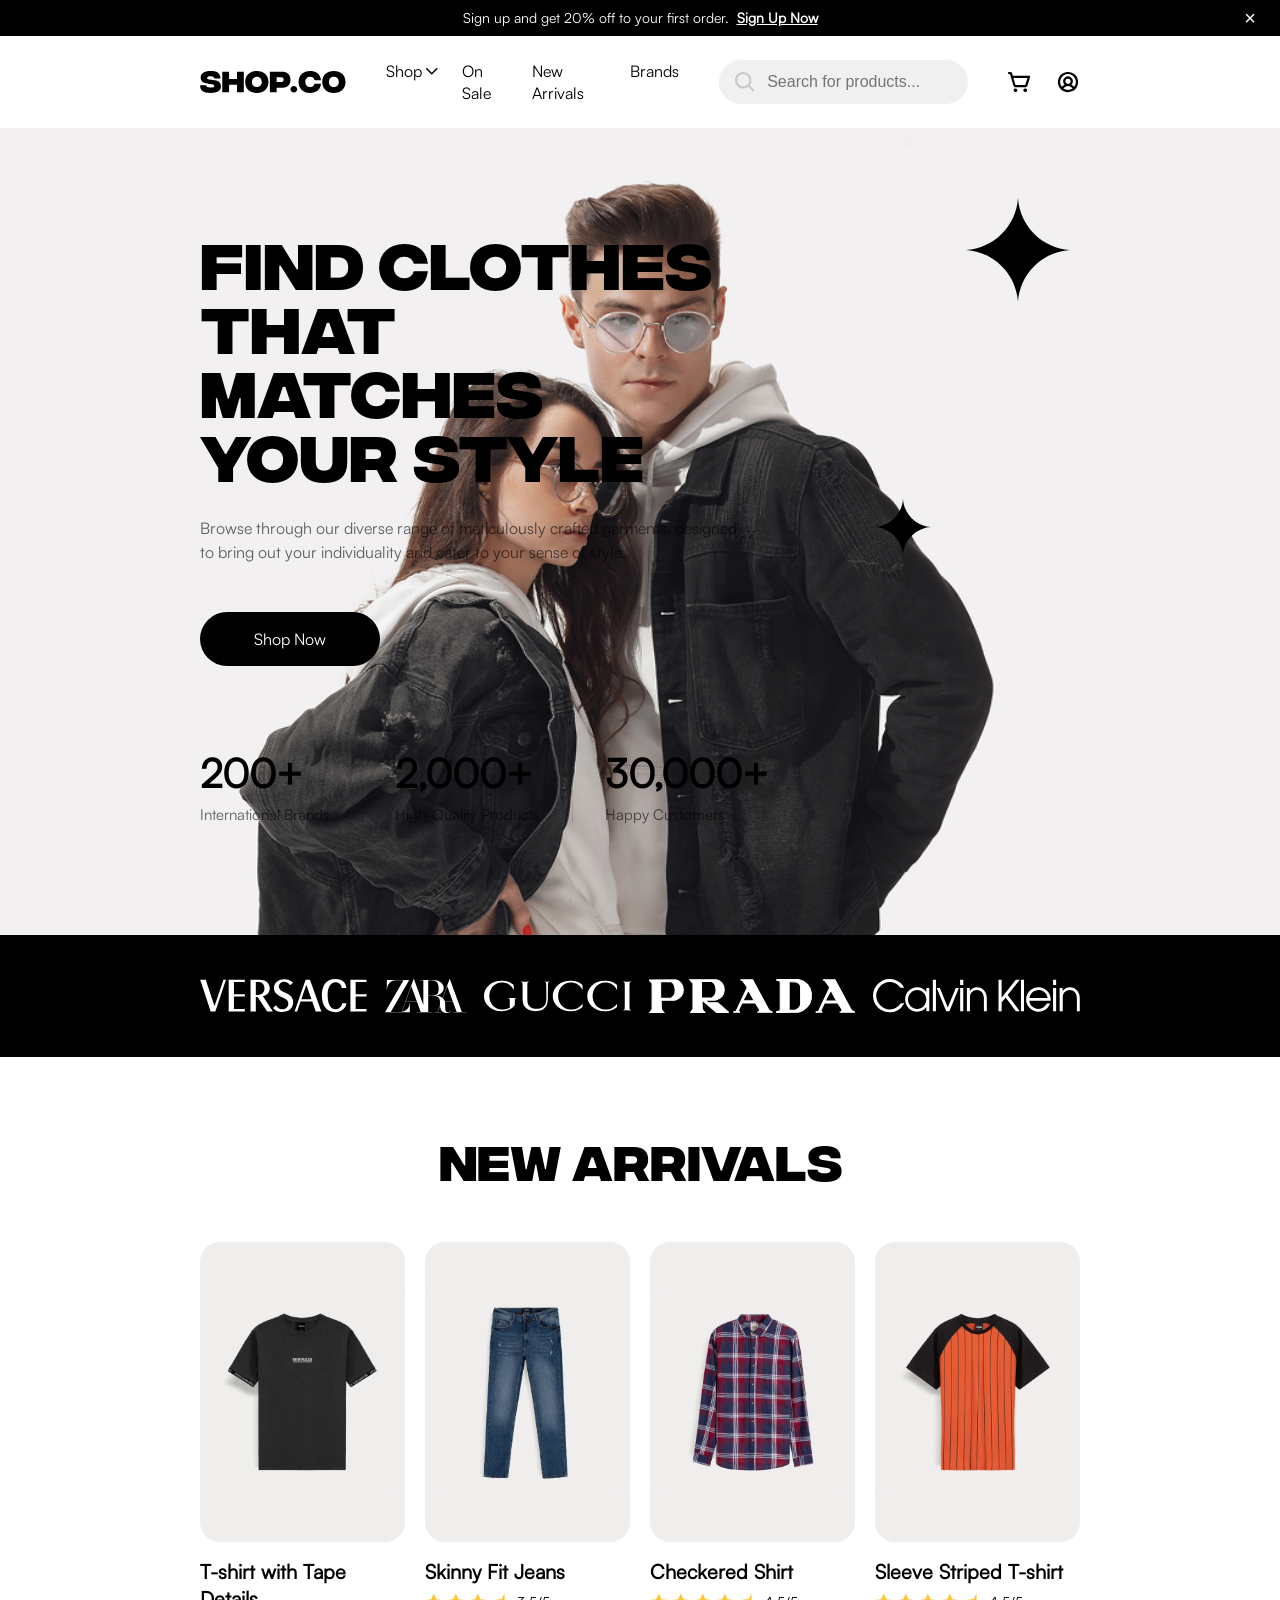
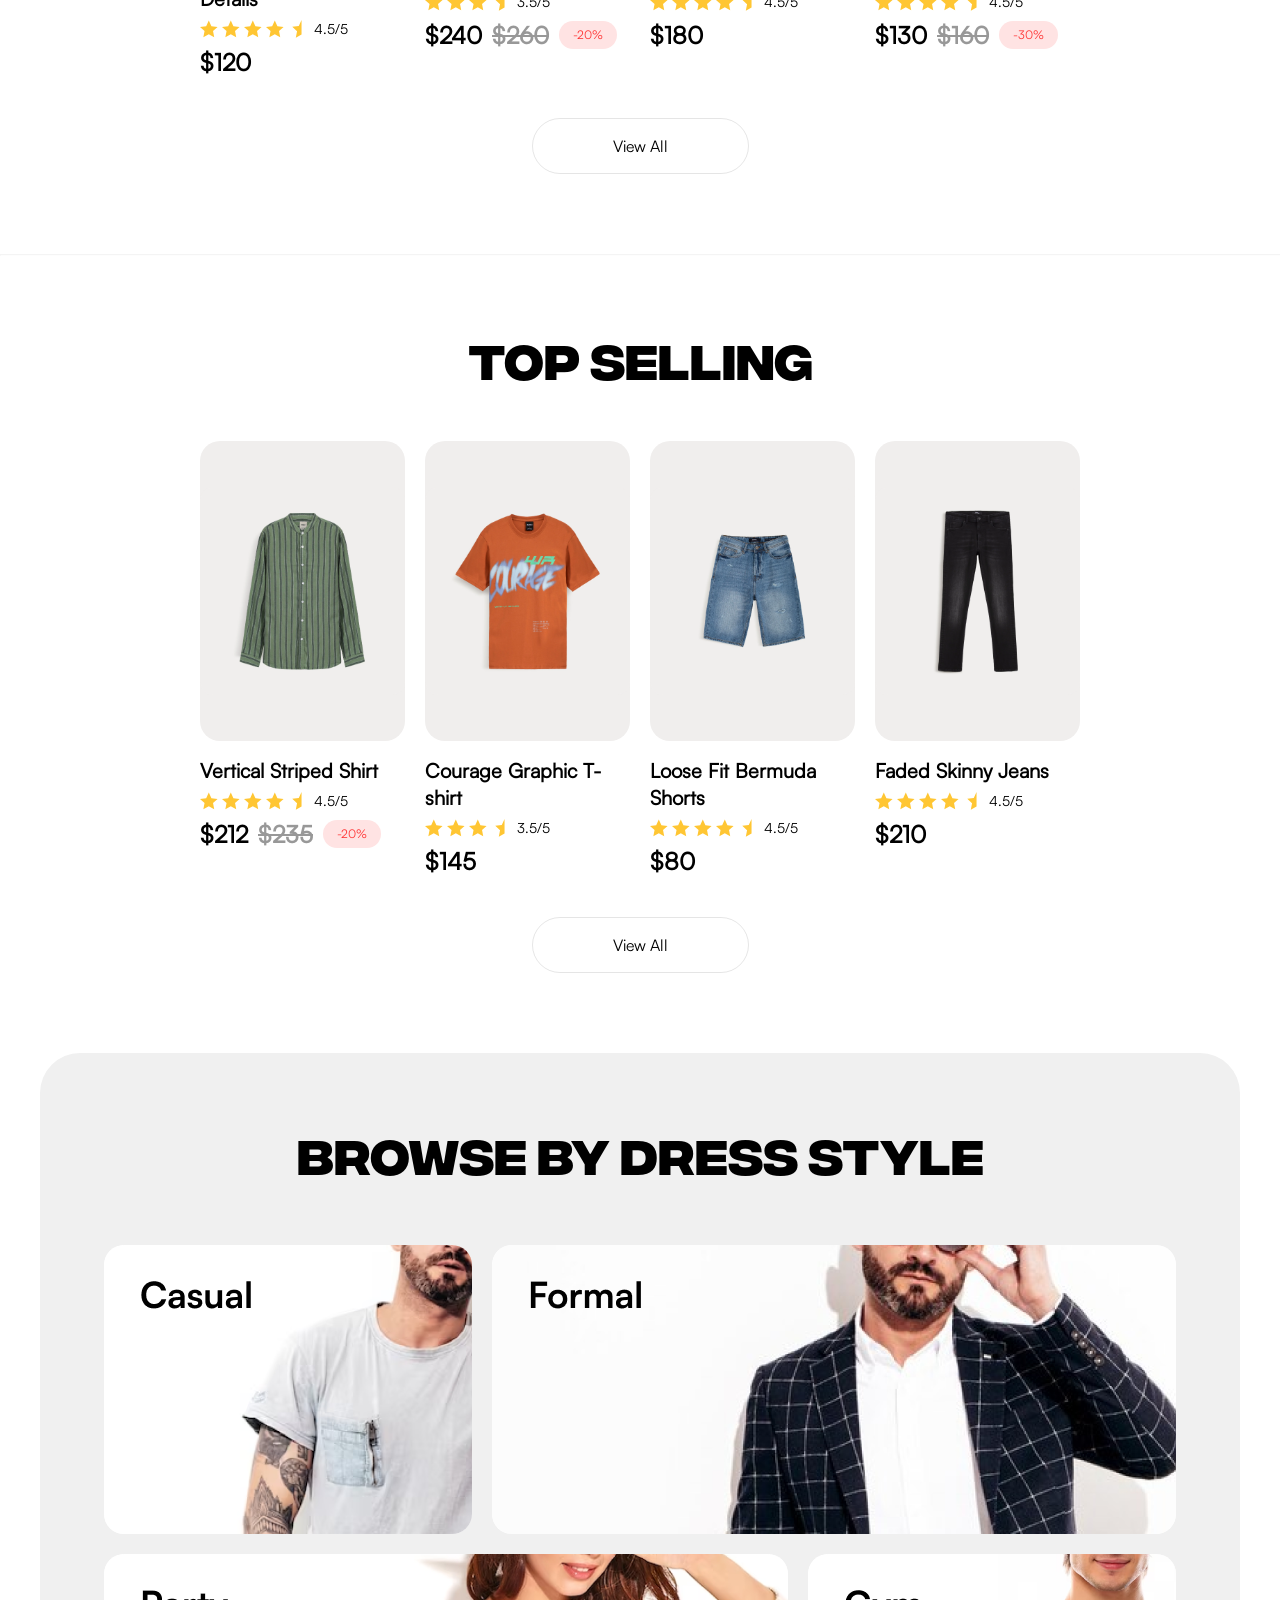
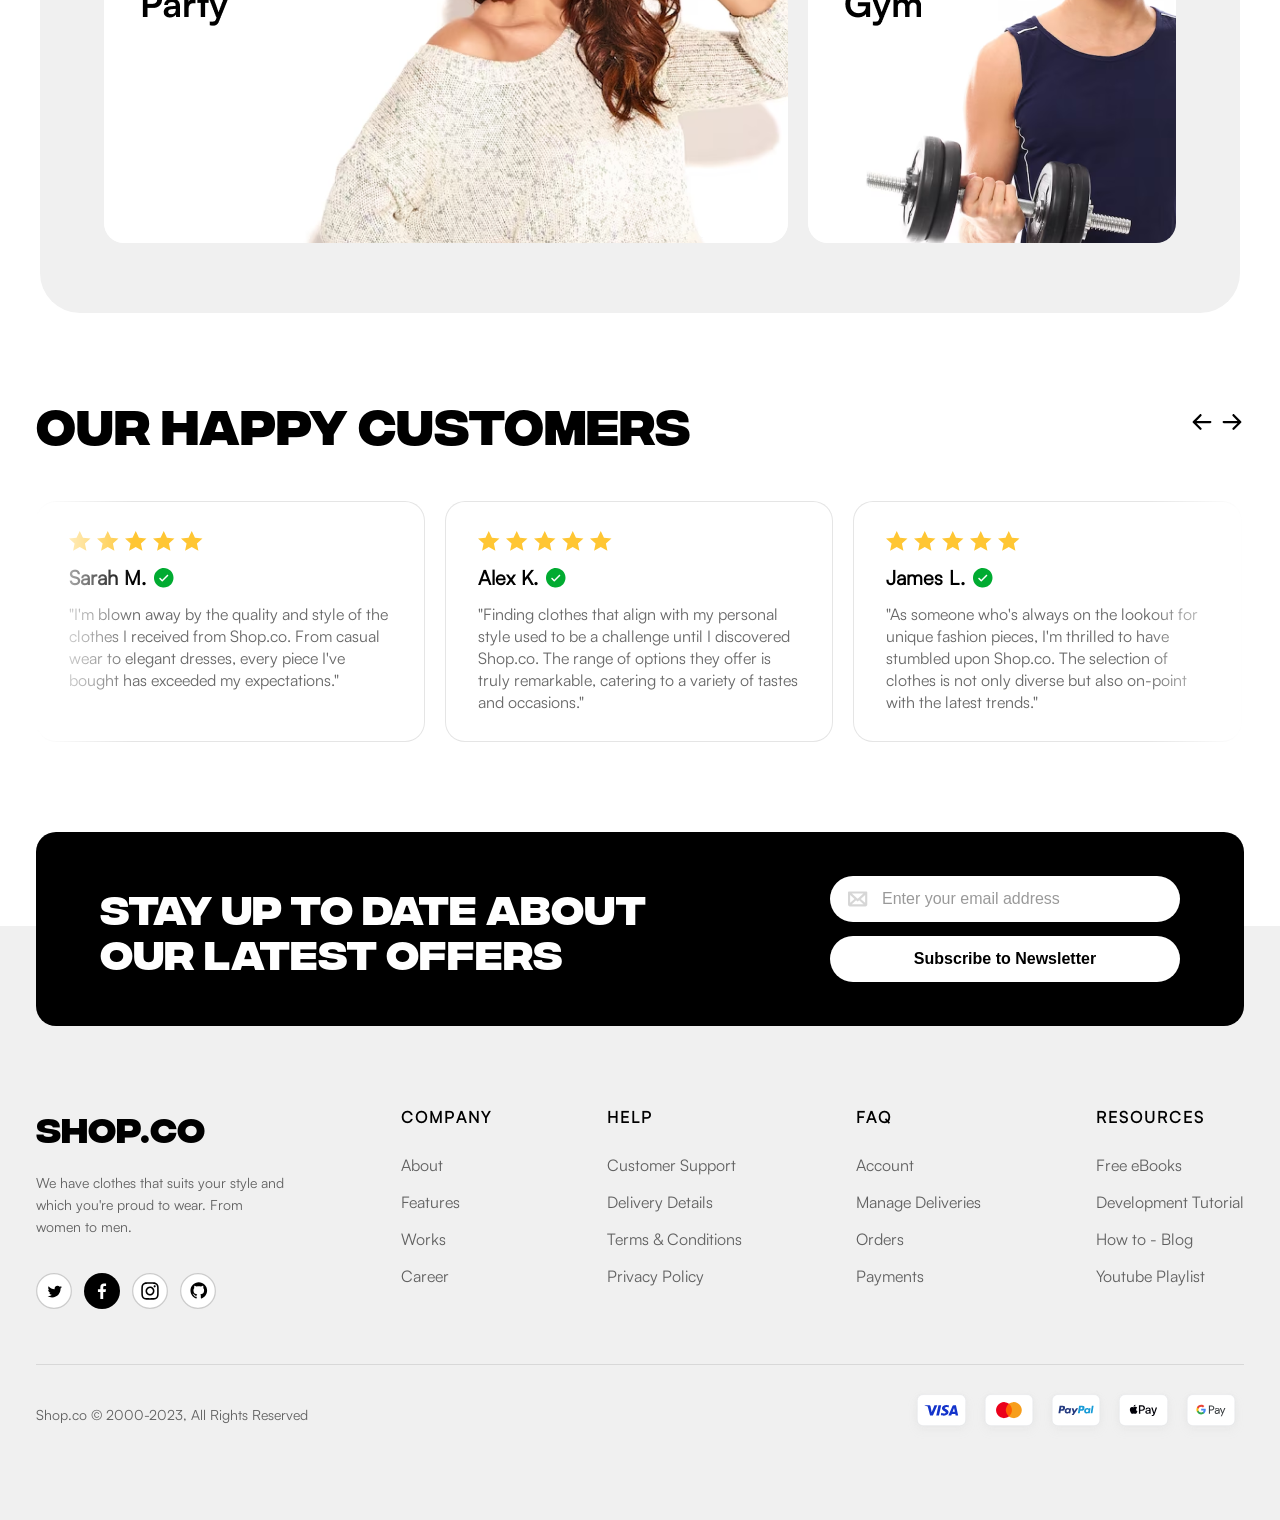
<file: index.html>
<!doctype html>
<html lang="en">
  <head>
    <meta charset="UTF-8" />
    <title>SHOP.CO</title>
    <link rel="stylesheet" href="/styles/style.css" />
    <link
      rel="shortcut icon"
      href="/img/svg/иконка-покупка.svg"
      type="image/x-icon"
    />
  </head>
  <body>
    <div class="header-banner">
      <div class="header-banner__container">
        <p class="header-banner__text">
          Sign up and get 20% off to your first order.
          <a href="#" class="header-banner__link">Sign Up Now</a>
        </p>
        <button
          class="header-banner__close-btn"
          type="button"
          aria-label="Close banner"
        >
          &times;
        </button>
      </div>
    </div>
    <header class="main-header">
      <div class="main-header__container">
        <a href="#" class="main-header__logo">
          <img
            src="/img/svg/иконка-логотип.svg"
            alt="SHOP.CO"
            class="main-header__logo-img"
          />
        </a>
        <nav class="main-header__nav">
          <ul class="main-header__nav-list">
            <li class="main-header__nav-item">
              <a href="#" class="main-header__nav-link">
                Shop
                <img
                  src="/img/svg/иконка-стрелочка.svg"
                  alt="dropdown"
                  class="main-header__arrow-icon"
                />
              </a>
            </li>
            <li class="main-header__nav-item">
              <a href="#" class="main-header__nav-link">On Sale</a>
            </li>
            <li class="main-header__nav-item">
              <a href="#" class="main-header__nav-link">New Arrivals</a>
            </li>
            <li class="main-header__nav-item">
              <a href="#" class="main-header__nav-link">Brands</a>
            </li>
          </ul>
        </nav>
        <div class="main-header__search">
          <img
            src="/img/svg/иконка-лупа.svg"
            alt="search"
            class="main-header__search-icon"
          />
          <input
            type="text"
            class="main-header__search-input"
            placeholder="Search for products..."
          />
        </div>
        <div class="main-header__actions">
          <a href="#" class="main-header__action-link">
            <img src="/img/svg/иконка-покупка.svg" alt="cart" />
          </a>
          <a href="#" class="main-header__action-link">
            <img src="/img/svg/иконка-аккаунт.svg" alt="profile" />
          </a>
        </div>
      </div>
    </header>
    <section class="hero-banner">
      <div class="hero-banner__container">
        <div class="hero-banner__content">
          <h1 class="hero-banner__title">
            FIND CLOTHES THAT MATCHES YOUR STYLE
          </h1>
          <p class="hero-banner__subtitle">
            Browse through our diverse range of meticulously crafted garments,
            designed to bring out your individuality and cater to your sense of
            style.
          </p>
          <a href="#" class="hero-banner__button">Shop Now</a>
          <div class="hero-banner__stats">
            <div class="hero-banner__stat-item">
              <p class="hero-banner__stat-number">200+</p>
              <p class="hero-banner__stat-desc">International Brands</p>
            </div>
            <div class="hero-banner__stat-divider"></div>
            <div class="hero-banner__stat-item">
              <p class="hero-banner__stat-number">2,000+</p>
              <p class="hero-banner__stat-desc">High-Quality Products</p>
            </div>
            <div class="hero-banner__stat-divider"></div>
            <div class="hero-banner__stat-item">
              <p class="hero-banner__stat-number">30,000+</p>
              <p class="hero-banner__stat-desc">Happy Customers</p>
            </div>
          </div>
        </div>
        <img
          src="/img/svg/звезда-маленькая.svg"
          alt="star"
          class="hero-banner__star hero-banner__star--small"
        />
        <div class="hero-banner__media">
          <img
            src="/img/svg/звезда-большая.svg"
            alt="star"
            class="hero-banner__star hero-banner__star--large"
          />
          <img
            src="/img/png/фото-моделей.png"
            alt="models"
            class="hero-banner__models-img"
          />
        </div>
      </div>
    </section>
    <section class="brands-bar">
      <div class="brands-bar__container">
        <img
          src="/img/brands/logo-versace.svg"
          alt="versace"
          class="brands-bar__logo"
        />
        <img
          src="/img/brands/logo-zara.svg"
          alt="zara"
          class="brands-bar__logo"
        />
        <img
          src="/img/brands/logo-gucci.svg"
          alt="gucci"
          class="brands-bar__logo"
        />
        <img
          src="/img/brands/logo-prada.svg"
          alt="prada"
          class="brands-bar__logo"
        />
        <img
          src="/img/brands/logo-calvin.svg"
          alt="calvin klein"
          class="brands-bar__logo"
        />
      </div>
    </section>
    <section class="products-section">
      <div class="products-section__container">
        <h2 class="products-section__title">NEW ARRIVALS</h2>
        <div class="products-section__grid">
          <div class="product-card">
            <div class="product-card__image-wrapper">
              <img
                src="/img/png/tshirt-tape.png"
                alt="t-shirt"
                class="product-card__img"
              />
            </div>
            <h3 class="product-card__name">T-shirt with Tape Details</h3>
            <div class="product-card__rating">
              <div class="product-card__stars">
                <img src="/img/svg/star-filled.svg" alt="star" />
                <img src="/img/svg/star-filled.svg" alt="star" />
                <img src="/img/svg/star-filled.svg" alt="star" />
                <img src="/img/svg/star-filled.svg" alt="star" />
                <img src="/img/svg/star-half.svg" alt="star" />
              </div>
              <p class="product-card__rating-text">4.5/5</p>
            </div>
            <div class="product-card__price-box">
              <p class="product-card__price">$120</p>
            </div>
          </div>
          <div class="product-card">
            <div class="product-card__image-wrapper">
              <img
                src="/img/png/skinny-jeans.png"
                alt="jeans"
                class="product-card__img"
              />
            </div>
            <h3 class="product-card__name">Skinny Fit Jeans</h3>
            <div class="product-card__rating">
              <div class="product-card__stars">
                <img src="/img/svg/star-filled.svg" alt="star" />
                <img src="/img/svg/star-filled.svg" alt="star" />
                <img src="/img/svg/star-filled.svg" alt="star" />
                <img src="/img/svg/star-half.svg" alt="star" />
              </div>
              <p class="product-card__rating-text">3.5/5</p>
            </div>
            <div class="product-card__price-box">
              <p class="product-card__price">$240</p>
              <p class="product-card__price-old">$260</p>
              <p class="product-card__discount">-20%</p>
            </div>
          </div>
          <div class="product-card">
            <div class="product-card__image-wrapper">
              <img
                src="/img/png/chekered-shirt.png"
                alt="shirt"
                class="product-card__img"
              />
            </div>
            <h3 class="product-card__name">Checkered Shirt</h3>
            <div class="product-card__rating">
              <div class="product-card__stars">
                <img src="/img/svg/star-filled.svg" alt="star" />
                <img src="/img/svg/star-filled.svg" alt="star" />
                <img src="/img/svg/star-filled.svg" alt="star" />
                <img src="/img/svg/star-filled.svg" alt="star" />
                <img src="/img/svg/star-half.svg" alt="star" />
              </div>
              <p class="product-card__rating-text">4.5/5</p>
            </div>
            <div class="product-card__price-box">
              <p class="product-card__price">$180</p>
            </div>
          </div>
          <div class="product-card">
            <div class="product-card__image-wrapper">
              <img
                src="/img/png/striped-tshirt.png"
                alt="t-shirt"
                class="product-card__img"
              />
            </div>
            <h3 class="product-card__name">Sleeve Striped T-shirt</h3>
            <div class="product-card__rating">
              <div class="product-card__stars">
                <img src="/img/svg/star-filled.svg" alt="star" />
                <img src="/img/svg/star-filled.svg" alt="star" />
                <img src="/img/svg/star-filled.svg" alt="star" />
                <img src="/img/svg/star-filled.svg" alt="star" />
                <img src="/img/svg/star-half.svg" alt="star" />
              </div>
              <p class="product-card__rating-text">4.5/5</p>
            </div>
            <div class="product-card__price-box">
              <p class="product-card__price">$130</p>
              <p class="product-card__price-old">$160</p>
              <p class="product-card__discount">-30%</p>
            </div>
          </div>
        </div>
        <div class="products-section__btn-wrapper">
          <a href="#" class="products-section__view-all">View All</a>
        </div>
      </div>
    </section>
    <div class="hr-line">
      <hr />
    </div>
    <section class="products-section">
      <div class= "products-section__container">
        <h2 class="products-section__title">TOP SELLING</h2>
        <div class="products-section__grid">
          <div class="product-card">
            <div class="product-card__image-wrapper">
              <img
                src="/img/png/vertical-shirt.png"
                alt="shirt"
                class="product-card__img"
              />
            </div>
            <h3 class="product-card__name">Vertical Striped Shirt</h3>
            <div class="product-card__rating">
              <div class="product-card__stars">
                <img src="/img/svg/star-filled.svg" alt="star" />
                <img src="/img/svg/star-filled.svg" alt="star" />
                <img src="/img/svg/star-filled.svg" alt="star" />
                <img src="/img/svg/star-filled.svg" alt="star" />
                <img src="/img/svg/star-half.svg" alt="star" />
              </div>
              <p class="product-card__rating-text">4.5/5</p>
            </div>
            <div class="product-card__price-box">
              <p class="product-card__price">$212</p>
              <p class="product-card__price-old">$235</p>
              <p class="product-card__discount">-20%</p>
            </div>
          </div>
          <div class="product-card">
            <div class="product-card__image-wrapper">
              <img
                src="/img/png/graphis-tshirt.png"
                alt="t-shirt"
                class="product-card__img"
              />
            </div>
            <h3 class="product-card__name">Courage Graphic T-shirt</h3>
            <div class="product-card__rating">
              <div class="product-card__stars">
                <img src="/img/svg/star-filled.svg" alt="star" />
                <img src="/img/svg/star-filled.svg" alt="star" />
                <img src="/img/svg/star-filled.svg" alt="star" />
                <img src="/img/svg/star-half.svg" alt="star" />
              </div>
              <p class="product-card__rating-text">3.5/5</p>
            </div>
            <div class="product-card__price-box">
              <p class="product-card__price">$145</p>
            </div>
          </div>
          <div class="product-card">
            <div class="product-card__image-wrapper">
              <img
                src="/img/png/bermuda-shorts.png"
                alt="shorts"
                class="product-card__img"
              />
            </div>
            <h3 class="product-card__name">Loose Fit Bermuda Shorts</h3>
            <div class="product-card__rating">
              <div class="product-card__stars">
                <img src="/img/svg/star-filled.svg" alt="star" />
                <img src="/img/svg/star-filled.svg" alt="star" />
                <img src="/img/svg/star-filled.svg" alt="star" />
                <img src="/img/svg/star-filled.svg" alt="star" />
                <img src="/img/svg/star-half.svg" alt="star" />
              </div>
              <p class="product-card__rating-text">4.5/5</p>
            </div>
            <div class="product-card__price-box">
              <p class="product-card__price">$80</p>
            </div>
          </div>
          <div class="product-card">
            <div class="product-card__image-wrapper">
              <img
                src="/img/png/faded-jeans.png"
                alt="jeans"
                class="product-card__img"
              />
            </div>
            <h3 class="product-card__name">Faded Skinny Jeans</h3>
            <div class="product-card__rating">
              <div class="product-card__stars">
                <img src="/img/svg/star-filled.svg" alt="star" />
                <img src="/img/svg/star-filled.svg" alt="star" />
                <img src="/img/svg/star-filled.svg" alt="star" />
                <img src="/img/svg/star-filled.svg" alt="star" />
                <img src="/img/svg/star-half.svg" alt="star" />
              </div>
              <p class="product-card__rating-text">4.5/5</p>
            </div>
            <div class="product-card__price-box">
              <p class="product-card__price">$210</p>
            </div>
          </div>
        </div>
        <div class="products-section__btn-wrapper">
          <a href="#" class="products-section__view-all">View All</a>
        </div>
      </div>
    </section>

    <section class="dress-style-section">
      <h2 class="section-title">BROWSE BY DRESS STYLE</h2>

      <div class="style-grid">
        <div class="style-card card-small">
          <img src="/img/png/casual.png" alt="casual" class="card-img" />
        </div>

        <div class="style-card">
          <img src="/img/png/formal.png" alt="formal" class="card-img" />
        </div>

        <div class="style-card">
          <img src="/img/png/party.png" alt="party" class="card-img" />
        </div>

        <div class="style-card card-small">
          <img src="/img/png/gym.png" alt="gym" class="card-img" />
        </div>
      </div>
    </section>

<section class="section-reviews">
  <div class="section-reviews__header">
    <h2 class="section-reviews__title">OUR HAPPY CUSTOMERS</h2>
    <div class="slider-arrows">
      <button class="slider-arrows__btn">
        <img src="/img/svg/arrow-left.svg" alt="arrow" />
      </button>
      <button class="slider-arrows__btn">
        <img src="/img/svg/arrow-right.svg" alt="arrow" />
      </button>
    </div>
  </div>

  <div class="container-slider">
      <div class="customers-slider">
        <div class="testimonial-card">
          <div class="container-stars">
            <img src="/img/svg/star-filled.svg" alt="star" class="star-img" />
            <img src="/img/svg/star-filled.svg" alt="star" class="star-img" />
            <img src="/img/svg/star-filled.svg" alt="star" class="star-img" />
            <img src="/img/svg/star-filled.svg" alt="star" class="star-img" />
            <img src="/img/svg/star-filled.svg" alt="star" class="star-img" />
          </div>
          <div class="customer-name">
            Sarah M.
            <img
              src="/img/svg/verified.svg"
              alt="verified"
              class="verified-img"
            />
          </div>
          <p class="testimonial-text">
            "I'm blown away by the quality and style of the clothes I received
            from Shop.co. From casual wear to elegant dresses, every piece I've
            bought has exceeded my expectations."
          </p>
        </div>

        <div class="testimonial-card">
          <div class="container-stars">
            <img src="/img/svg/star-filled.svg" alt="star" class="star-img" />
            <img src="/img/svg/star-filled.svg" alt="star" class="star-img" />
            <img src="/img/svg/star-filled.svg" alt="star" class="star-img" />
            <img src="/img/svg/star-filled.svg" alt="star" class="star-img" />
            <img src="/img/svg/star-filled.svg" alt="star" class="star-img" />
          </div>
          <div class="customer-name">
            Alex K.
            <img
              src="/img/svg/verified.svg"
              alt="verified"
              class="verified-img"
            />
          </div>
          <p class="testimonial-text">
            "Finding clothes that align with my personal style used to be a
            challenge until I discovered Shop.co. The range of options they
            offer is truly remarkable, catering to a variety of tastes and
            occasions."
          </p>
        </div>

        <div class="testimonial-card">
          <div class="container-stars">
            <img src="/img/svg/star-filled.svg" alt="star" class="star-img" />
            <img src="/img/svg/star-filled.svg" alt="star" class="star-img" />
            <img src="/img/svg/star-filled.svg" alt="star" class="star-img" />
            <img src="/img/svg/star-filled.svg" alt="star" class="star-img" />
            <img src="/img/svg/star-filled.svg" alt="star" class="star-img" />
          </div>
          <div class="customer-name">
            James L.
            <img
              src="/img/svg/verified.svg"
              alt="verified"
              class="verified-img"
            />
          </div>
          <p class="testimonial-text">
            "As someone who's always on the lookout for unique fashion pieces,
            I'm thrilled to have stumbled upon Shop.co. The selection of clothes
            is not only diverse but also on-point with the latest trends."
          </p>
        </div>
        <div class="testimonial-card">
          <div class="container-stars">
            <img src="/img/svg/star-filled.svg" alt="star" class="star-img" />
            <img src="/img/svg/star-filled.svg" alt="star" class="star-img" />
            <img src="/img/svg/star-filled.svg" alt="star" class="star-img" />
            <img src="/img/svg/star-filled.svg" alt="star" class="star-img" />
            <img src="/img/svg/star-half.svg" alt="star" class="star-img" />
          </div>
          <div class="customer-name">
            Kira S.
            <img
              src="/img/svg/verified.svg"
              alt="verified"
              class="verified-img"
            />
          </div>
          <p class="testimonial-text">
            "As someone who's always on the lookout for unique fashion pieces,
            I'm thrilled to have stumbled upon Shop.co. The selection of clothes
            is not only diverse but also on-point with the latest trends."
          </p>
        </div>
        <div class="testimonial-card">
          <div class="container-stars">
            <img src="/img/svg/star-filled.svg" alt="star" class="star-img" />
            <img src="/img/svg/star-filled.svg" alt="star" class="star-img" />
            <img src="/img/svg/star-filled.svg" alt="star" class="star-img" />
          </div>
          <div class="customer-name">
            Dima F.
            <img
              src="/img/svg/verified.svg"
              alt="verified"
              class="verified-img"
            />
          </div>
          <p class="testimonial-text">
            "As someone who's always on the lookout for unique fashion pieces,
            I'm thrilled to have stumbled upon Shop.co. The selection of clothes
            is not only diverse but also on-point with the latest trends."
          </p>
        </div>
        <div class="testimonial-card">
          <div class="container-stars">
            <img src="/img/svg/star-filled.svg" alt="star" class="star-img" />
            <img src="/img/svg/star-filled.svg" alt="star" class="star-img" />
            <img src="/img/svg/star-filled.svg" alt="star" class="star-img" />
            <img src="/img/svg/star-filled.svg" alt="star" class="star-img" />
            <img src="/img/svg/star-filled.svg" alt="star" class="star-img" />
          </div>
          <div class="customer-name">
            Roman L.
            <img
              src="/img/svg/verified.svg"
              alt="verified"
              class="verified-img"
            />
          </div>
          <p class="testimonial-text">
            "As someone who's always on the lookout for unique fashion pieces,
            I'm thrilled to have stumbled upon Shop.co. The selection of clothes
            is not only diverse but also on-point with the latest trends."
          </p>
        </div>
        <div class="testimonial-card">
          <div class="container-stars">
            <img src="/img/svg/star-filled.svg" alt="star" class="star-img" />
            <img src="/img/svg/star-filled.svg" alt="star" class="star-img" />
            <img src="/img/svg/star-filled.svg" alt="star" class="star-img" />
            <img src="/img/svg/star-half.svg" alt="star" class="star-img" />
          </div>
          <div class="customer-name">
            Nikita M.
            <img
              src="/img/svg/verified.svg"
              alt="verified"
              class="verified-img"
            />
          </div>
          <p class="testimonial-text">
            "As someone who's always on the lookout for unique fashion pieces,
            I'm thrilled to have stumbled upon Shop.co. The selection of clothes
            is not only diverse but also on-point with the latest trends."
          </p>
        </div>
        </div>
    </section>
    <section class="subscribe-banner">
      <div class="subscribe-banner__container">
        <h2 class="subscribe-banner__title">STAY UP TO DATE ABOUT OUR LATEST OFFERS</h2>
      <div class="subscribe-banner__form-block">
      <div class="subscribe-banner__input-wrapper">
        <img src="/img/svg/icon-email.svg" alt="email" class="subscribe-banner__icon">
        <input type="email" placeholder="Enter your email address" class="subscribe-banner__input">
      </div>
      <button type="button" class="subscribe-banner__btn">Subscribe to Newsletter</button>
    </div>
  </div>
</section>

<footer class="main-footer">
  <div class="main-footer__container">
    <div class="main-footer__top">
      <div class="main-footer__brand-col">
        <h3 class="main-footer__logo">SHOP.CO</h3>
        <p class="main-footer__description">
          We have clothes that suits your style and which you're proud to wear. From women to men.
        </p>
        <div class="main-footer__socials">
          <a href="#" class="main-footer__social-link"><img src="/img/svg/icon-twitter.svg" alt="twitter"></a>
          <a href="#" class="main-footer__social-link"><img src="/img/svg/icon-facebook.svg" alt="facebook"></a>
          <a href="#" class="main-footer__social-link"><img src="/img/svg/icon-instagram.svg" alt="instagram"></a>
          <a href="#" class="main-footer__social-link"><img src="/img/svg/icon-github.svg" alt="gitHub"></a>
        </div>
      </div>
      <div class="main-footer__menu-col">
        <h4 class="main-footer__menu-title">COMPANY</h4>
        <ul class="main-footer__menu-list">
          <li><a href="#">About</a></li>
          <li><a href="#">Features</a></li>
          <li><a href="#">Works</a></li>
          <li><a href="#">Career</a></li>
        </ul>
      </div>
      <div class="main-footer__menu-col">
        <h4 class="main-footer__menu-title">HELP</h4>
        <ul class="main-footer__menu-list">
          <li><a href="#">Customer Support</a></li>
          <li><a href="#">Delivery Details</a></li>
          <li><a href="#">Terms & Conditions</a></li>
          <li><a href="#">Privacy Policy</a></li>
        </ul>
      </div>
      <div class="main-footer__menu-col">
        <h4 class="main-footer__menu-title">FAQ</h4>
        <ul class="main-footer__menu-list">
          <li><a href="#">Account</a></li>
          <li><a href="#">Manage Deliveries</a></li>
          <li><a href="#">Orders</a></li>
          <li><a href="#">Payments</a></li>
        </ul>
      </div>
      <div class="main-footer__menu-col">
        <h4 class="main-footer__menu-title">RESOURCES</h4>
        <ul class="main-footer__menu-list">
          <li><a href="#">Free eBooks</a></li>
          <li><a href="#">Development Tutorial</a></li>
          <li><a href="#">How to - Blog</a></li>
          <li><a href="#">Youtube Playlist</a></li>
        </ul>
      </div>
    </div>

    <hr class="main-footer__divider">

    <div class="main-footer__bottom">
      <p class="main-footer__copyright">Shop.co © 2000-2023, All Rights Reserved</p>
      <div class="main-footer__payments">
        <img src="/img/svg/icon-visa.svg" alt="visa">
        <img src="/img/svg/icon-mastercard.svg" alt="mastercard">
        <img src="/img/svg/icon-paypal.svg" alt="paypal">
        <img src="/img/svg/icon-apay.svg" alt="apple pay">
        <img src="/img/svg/icon-gpay.svg" alt="google pay">
      </div>
    </div>
  </div>
</footer>
</body>
</html>
</file>
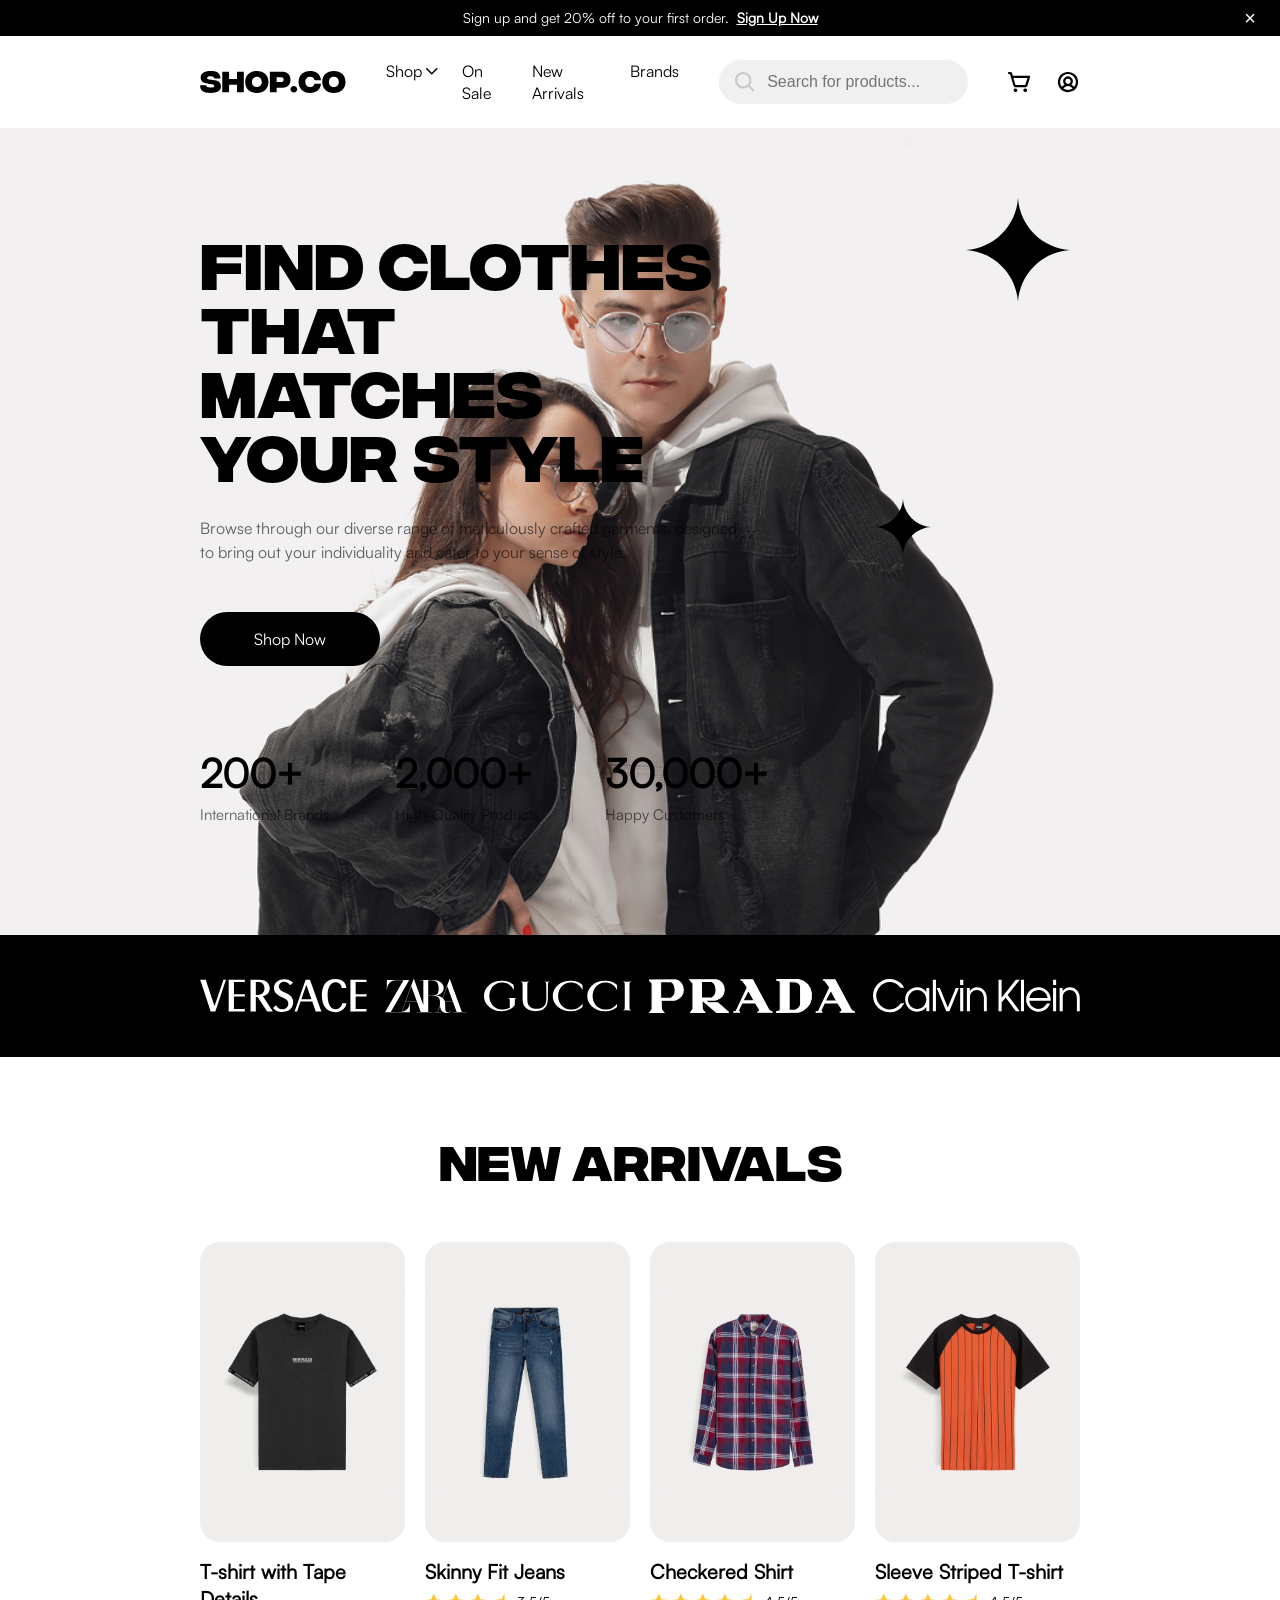
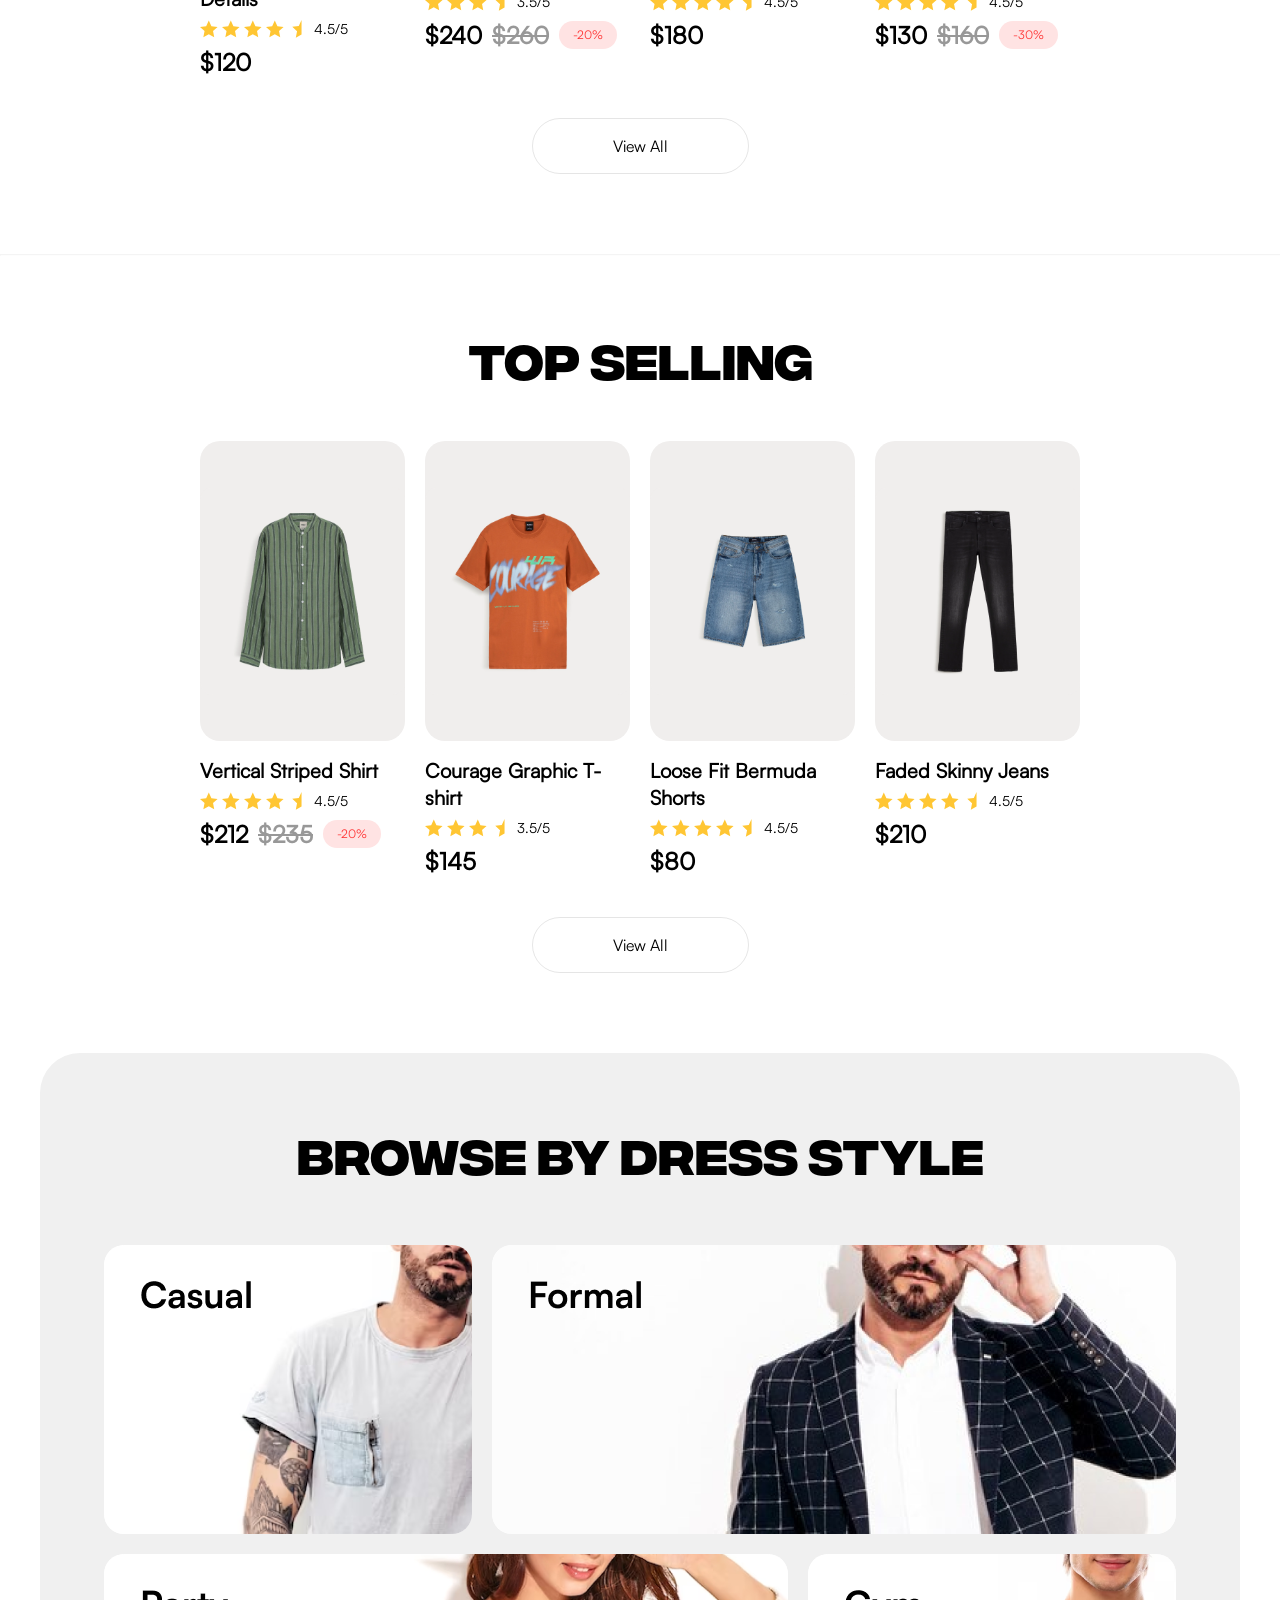
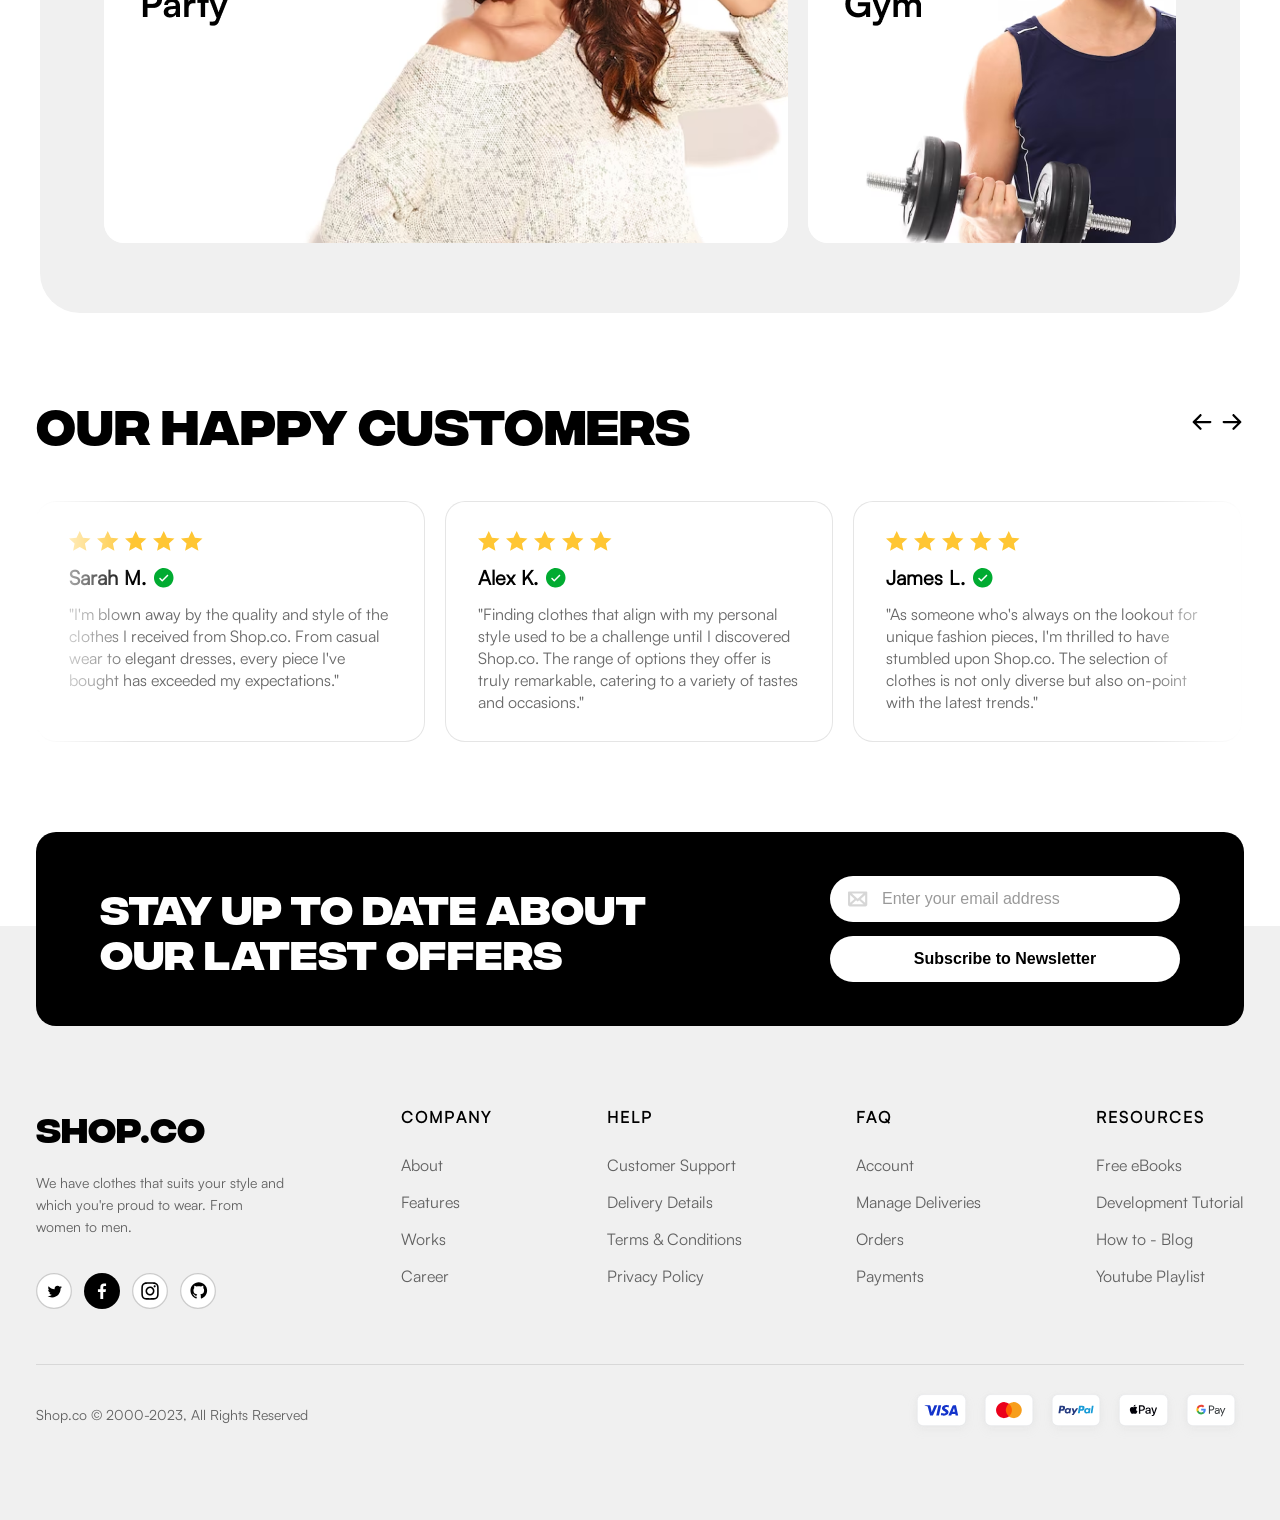
<file: public/index.html>
<!doctype html>
<html lang="en">
  <head>
    <meta charset="UTF-8" />
    <title>SHOP.CO</title>
    <link rel="stylesheet" href="/styles/style.css" />
    <link
      rel="shortcut icon"
      href="/img/svg/иконка-покупка.svg"
      type="image/x-icon"
    />
  </head>
  <body>
    <div class="header-banner">
      <div class="header-banner__container">
        <p class="header-banner__text">
          Sign up and get 20% off to your first order.
          <a href="#" class="header-banner__link">Sign Up Now</a>
        </p>
        <button
          class="header-banner__close-btn"
          type="button"
          aria-label="Close banner"
        >
          &times;
        </button>
      </div>
    </div>
    <header class="main-header">
      <div class="main-header__container">
        <a href="#" class="main-header__logo">
          <img
            src="/img/svg/иконка-логотип.svg"
            alt="SHOP.CO"
            class="main-header__logo-img"
          />
        </a>
        <nav class="main-header__nav">
          <ul class="main-header__nav-list">
            <li class="main-header__nav-item">
              <a href="main.html" class="main-header__nav-link">
                Shop
                <img
                  src="/img/svg/иконка-стрелочка__вниз.svg"
                  alt="dropdown"
                  class="main-header__arrow-icon"
                />
              </a>
            </li>
            <li class="main-header__nav-item">
              <a href="#" class="main-header__nav-link">On Sale</a>
            </li>
            <li class="main-header__nav-item">
              <a href="#" class="main-header__nav-link">New Arrivals</a>
            </li>
            <li class="main-header__nav-item">
              <a href="#" class="main-header__nav-link">Brands</a>
            </li>
          </ul>
        </nav>
        <div class="main-header__search">
          <img
            src="/img/svg/иконка-лупа.svg"
            alt="search"
            class="main-header__search-icon"
          />
          <input
            type="text"
            class="main-header__search-input"
            placeholder="Search for products..."
          />
        </div>
        <div class="main-header__actions">
          <a href="#" class="main-header__action-link">
            <img src="/img/svg/иконка-покупка.svg" alt="cart" />
          </a>
          <a href="#" class="main-header__action-link">
            <img src="/img/svg/иконка-аккаунт.svg" alt="profile" />
          </a>
        </div>
      </div>
    </header>
    <section class="hero-banner">
      <div class="hero-banner__container">
        <div class="hero-banner__content">
          <h1 class="hero-banner__title">
            FIND CLOTHES THAT MATCHES YOUR STYLE
          </h1>
          <p class="hero-banner__subtitle">
            Browse through our diverse range of meticulously crafted garments,
            designed to bring out your individuality and cater to your sense of
            style.
          </p>
          <a href="#" class="hero-banner__button">Shop Now</a>
          <div class="hero-banner__stats">
            <div class="hero-banner__stat-item">
              <p class="hero-banner__stat-number">200+</p>
              <p class="hero-banner__stat-desc">International Brands</p>
            </div>
            <div class="hero-banner__stat-divider"></div>
            <div class="hero-banner__stat-item">
              <p class="hero-banner__stat-number">2,000+</p>
              <p class="hero-banner__stat-desc">High-Quality Products</p>
            </div>
            <div class="hero-banner__stat-divider"></div>
            <div class="hero-banner__stat-item">
              <p class="hero-banner__stat-number">30,000+</p>
              <p class="hero-banner__stat-desc">Happy Customers</p>
            </div>
          </div>
        </div>
        <img
          src="/img/svg/звезда-маленькая.svg"
          alt="star"
          class="hero-banner__star hero-banner__star--small"
        />
        <div class="hero-banner__media">
          <img
            src="/img/svg/звезда-большая.svg"
            alt="star"
            class="hero-banner__star hero-banner__star--large"
          />
          <img
            src="/img/png/фото-моделей.png"
            alt="models"
            class="hero-banner__models-img"
          />
        </div>
      </div>
    </section>
    <section class="brands-bar">
      <div class="brands-bar__container">
        <img
          src="/img/brands/logo-versace.svg"
          alt="versace"
          class="brands-bar__logo"
        />
        <img
          src="/img/brands/logo-zara.svg"
          alt="zara"
          class="brands-bar__logo"
        />
        <img
          src="/img/brands/logo-gucci.svg"
          alt="gucci"
          class="brands-bar__logo"
        />
        <img
          src="/img/brands/logo-prada.svg"
          alt="prada"
          class="brands-bar__logo"
        />
        <img
          src="/img/brands/logo-calvin.svg"
          alt="calvin klein"
          class="brands-bar__logo"
        />
      </div>
    </section>
    <section class="products-section">
      <div class="products-section__container">
        <h2 class="products-section__title">NEW ARRIVALS</h2>
        <div class="products-section__grid">
          <div class="product-card">
            <div class="product-card__image-wrapper">
              <img
                src="/img/png/tshirt-tape.png"
                alt="t-shirt"
                class="product-card__img"
              />
            </div>
            <h3 class="product-card__name">T-shirt with Tape Details</h3>
            <div class="product-card__rating">
              <div class="product-card__stars">
                <img src="/img/svg/star-filled.svg" alt="star" />
                <img src="/img/svg/star-filled.svg" alt="star" />
                <img src="/img/svg/star-filled.svg" alt="star" />
                <img src="/img/svg/star-filled.svg" alt="star" />
                <img src="/img/svg/star-half.svg" alt="star" />
              </div>
              <p class="product-card__rating-text">4.5/5</p>
            </div>
            <div class="product-card__price-box">
              <p class="product-card__price">$120</p>
            </div>
          </div>
          <div class="product-card">
            <div class="product-card__image-wrapper">
              <img
                src="/img/png/skinny-jeans.png"
                alt="jeans"
                class="product-card__img"
              />
            </div>
            <h3 class="product-card__name">Skinny Fit Jeans</h3>
            <div class="product-card__rating">
              <div class="product-card__stars">
                <img src="/img/svg/star-filled.svg" alt="star" />
                <img src="/img/svg/star-filled.svg" alt="star" />
                <img src="/img/svg/star-filled.svg" alt="star" />
                <img src="/img/svg/star-half.svg" alt="star" />
              </div>
              <p class="product-card__rating-text">3.5/5</p>
            </div>
            <div class="product-card__price-box">
              <p class="product-card__price">$240</p>
              <p class="product-card__price-old">$260</p>
              <p class="product-card__discount">-20%</p>
            </div>
          </div>
          <div class="product-card">
            <div class="product-card__image-wrapper">
              <img
                src="/img/png/chekered-shirt.png"
                alt="shirt"
                class="product-card__img"
              />
            </div>
            <h3 class="product-card__name">Checkered Shirt</h3>
            <div class="product-card__rating">
              <div class="product-card__stars">
                <img src="/img/svg/star-filled.svg" alt="star" />
                <img src="/img/svg/star-filled.svg" alt="star" />
                <img src="/img/svg/star-filled.svg" alt="star" />
                <img src="/img/svg/star-filled.svg" alt="star" />
                <img src="/img/svg/star-half.svg" alt="star" />
              </div>
              <p class="product-card__rating-text">4.5/5</p>
            </div>
            <div class="product-card__price-box">
              <p class="product-card__price">$180</p>
            </div>
          </div>
          <div class="product-card">
            <div class="product-card__image-wrapper">
              <img
                src="/img/png/striped-tshirt.png"
                alt="t-shirt"
                class="product-card__img"
              />
            </div>
            <h3 class="product-card__name">Sleeve Striped T-shirt</h3>
            <div class="product-card__rating">
              <div class="product-card__stars">
                <img src="/img/svg/star-filled.svg" alt="star" />
                <img src="/img/svg/star-filled.svg" alt="star" />
                <img src="/img/svg/star-filled.svg" alt="star" />
                <img src="/img/svg/star-filled.svg" alt="star" />
                <img src="/img/svg/star-half.svg" alt="star" />
              </div>
              <p class="product-card__rating-text">4.5/5</p>
            </div>
            <div class="product-card__price-box">
              <p class="product-card__price">$130</p>
              <p class="product-card__price-old">$160</p>
              <p class="product-card__discount">-30%</p>
            </div>
          </div>
        </div>
        <div class="products-section__btn-wrapper">
          <a href="#" class="products-section__view-all">View All</a>
        </div>
      </div>
    </section>
    <div class="hr-line">
      <hr />
    </div>
    <section class="products-section">
      <div class= "products-section__container">
        <h2 class="products-section__title">TOP SELLING</h2>
        <div class="products-section__grid">
          <div class="product-card">
            <div class="product-card__image-wrapper">
              <img
                src="/img/png/vertical-shirt.png"
                alt="shirt"
                class="product-card__img"
              />
            </div>
            <h3 class="product-card__name">Vertical Striped Shirt</h3>
            <div class="product-card__rating">
              <div class="product-card__stars">
                <img src="/img/svg/star-filled.svg" alt="star" />
                <img src="/img/svg/star-filled.svg" alt="star" />
                <img src="/img/svg/star-filled.svg" alt="star" />
                <img src="/img/svg/star-filled.svg" alt="star" />
                <img src="/img/svg/star-half.svg" alt="star" />
              </div>
              <p class="product-card__rating-text">4.5/5</p>
            </div>
            <div class="product-card__price-box">
              <p class="product-card__price">$212</p>
              <p class="product-card__price-old">$235</p>
              <p class="product-card__discount">-20%</p>
            </div>
          </div>
          <div class="product-card">
            <div class="product-card__image-wrapper">
              <img
                src="/img/png/graphis-tshirt.png"
                alt="t-shirt"
                class="product-card__img"
              />
            </div>
            <h3 class="product-card__name">Courage Graphic T-shirt</h3>
            <div class="product-card__rating">
              <div class="product-card__stars">
                <img src="/img/svg/star-filled.svg" alt="star" />
                <img src="/img/svg/star-filled.svg" alt="star" />
                <img src="/img/svg/star-filled.svg" alt="star" />
                <img src="/img/svg/star-half.svg" alt="star" />
              </div>
              <p class="product-card__rating-text">3.5/5</p>
            </div>
            <div class="product-card__price-box">
              <p class="product-card__price">$145</p>
            </div>
          </div>
          <div class="product-card">
            <div class="product-card__image-wrapper">
              <img
                src="/img/png/bermuda-shorts.png"
                alt="shorts"
                class="product-card__img"
              />
            </div>
            <h3 class="product-card__name">Loose Fit Bermuda Shorts</h3>
            <div class="product-card__rating">
              <div class="product-card__stars">
                <img src="/img/svg/star-filled.svg" alt="star" />
                <img src="/img/svg/star-filled.svg" alt="star" />
                <img src="/img/svg/star-filled.svg" alt="star" />
                <img src="/img/svg/star-filled.svg" alt="star" />
                <img src="/img/svg/star-half.svg" alt="star" />
              </div>
              <p class="product-card__rating-text">4.5/5</p>
            </div>
            <div class="product-card__price-box">
              <p class="product-card__price">$80</p>
            </div>
          </div>
          <div class="product-card">
            <div class="product-card__image-wrapper">
              <img
                src="/img/png/faded-jeans.png"
                alt="jeans"
                class="product-card__img"
              />
            </div>
            <h3 class="product-card__name">Faded Skinny Jeans</h3>
            <div class="product-card__rating">
              <div class="product-card__stars">
                <img src="/img/svg/star-filled.svg" alt="star" />
                <img src="/img/svg/star-filled.svg" alt="star" />
                <img src="/img/svg/star-filled.svg" alt="star" />
                <img src="/img/svg/star-filled.svg" alt="star" />
                <img src="/img/svg/star-half.svg" alt="star" />
              </div>
              <p class="product-card__rating-text">4.5/5</p>
            </div>
            <div class="product-card__price-box">
              <p class="product-card__price">$210</p>
            </div>
          </div>
        </div>
        <div class="products-section__btn-wrapper">
          <a href="#" class="products-section__view-all">View All</a>
        </div>
      </div>
    </section>

    <section class="dress-style-section">
      <h2 class="section-title">BROWSE BY DRESS STYLE</h2>

      <div class="style-grid">
        <div class="style-card card-small">
          <img src="/img/png/casual.png" alt="casual" class="card-img" />
        </div>

        <div class="style-card">
          <img src="/img/png/formal.png" alt="formal" class="card-img" />
        </div>

        <div class="style-card">
          <img src="/img/png/party.png" alt="party" class="card-img" />
        </div>

        <div class="style-card card-small">
          <img src="/img/png/gym.png" alt="gym" class="card-img" />
        </div>
      </div>
    </section>

<section class="section-reviews">
  <div class="section-reviews__header">
    <h2 class="section-reviews__title">OUR HAPPY CUSTOMERS</h2>
    <div class="slider-arrows">
      <button class="slider-arrows__btn">
        <img src="/img/svg/arrow-left.svg" alt="arrow" />
      </button>
      <button class="slider-arrows__btn">
        <img src="/img/svg/arrow-right.svg" alt="arrow" />
      </button>
    </div>
  </div>

  <div class="container-slider">
      <div class="customers-slider">
        <div class="testimonial-card">
          <div class="container-stars">
            <img src="/img/svg/star-filled.svg" alt="star" class="star-img" />
            <img src="/img/svg/star-filled.svg" alt="star" class="star-img" />
            <img src="/img/svg/star-filled.svg" alt="star" class="star-img" />
            <img src="/img/svg/star-filled.svg" alt="star" class="star-img" />
            <img src="/img/svg/star-filled.svg" alt="star" class="star-img" />
          </div>
          <div class="customer-name">
            Sarah M.
            <img
              src="/img/svg/verified.svg"
              alt="verified"
              class="verified-img"
            />
          </div>
          <p class="testimonial-text">
            "I'm blown away by the quality and style of the clothes I received
            from Shop.co. From casual wear to elegant dresses, every piece I've
            bought has exceeded my expectations."
          </p>
        </div>

        <div class="testimonial-card">
          <div class="container-stars">
            <img src="/img/svg/star-filled.svg" alt="star" class="star-img" />
            <img src="/img/svg/star-filled.svg" alt="star" class="star-img" />
            <img src="/img/svg/star-filled.svg" alt="star" class="star-img" />
            <img src="/img/svg/star-filled.svg" alt="star" class="star-img" />
            <img src="/img/svg/star-filled.svg" alt="star" class="star-img" />
          </div>
          <div class="customer-name">
            Alex K.
            <img
              src="/img/svg/verified.svg"
              alt="verified"
              class="verified-img"
            />
          </div>
          <p class="testimonial-text">
            "Finding clothes that align with my personal style used to be a
            challenge until I discovered Shop.co. The range of options they
            offer is truly remarkable, catering to a variety of tastes and
            occasions."
          </p>
        </div>

        <div class="testimonial-card">
          <div class="container-stars">
            <img src="/img/svg/star-filled.svg" alt="star" class="star-img" />
            <img src="/img/svg/star-filled.svg" alt="star" class="star-img" />
            <img src="/img/svg/star-filled.svg" alt="star" class="star-img" />
            <img src="/img/svg/star-filled.svg" alt="star" class="star-img" />
            <img src="/img/svg/star-filled.svg" alt="star" class="star-img" />
          </div>
          <div class="customer-name">
            James L.
            <img
              src="/img/svg/verified.svg"
              alt="verified"
              class="verified-img"
            />
          </div>
          <p class="testimonial-text">
            "As someone who's always on the lookout for unique fashion pieces,
            I'm thrilled to have stumbled upon Shop.co. The selection of clothes
            is not only diverse but also on-point with the latest trends."
          </p>
        </div>
        <div class="testimonial-card">
          <div class="container-stars">
            <img src="/img/svg/star-filled.svg" alt="star" class="star-img" />
            <img src="/img/svg/star-filled.svg" alt="star" class="star-img" />
            <img src="/img/svg/star-filled.svg" alt="star" class="star-img" />
            <img src="/img/svg/star-filled.svg" alt="star" class="star-img" />
            <img src="/img/svg/star-half.svg" alt="star" class="star-img" />
          </div>
          <div class="customer-name">
            Kira S.
            <img
              src="/img/svg/verified.svg"
              alt="verified"
              class="verified-img"
            />
          </div>
          <p class="testimonial-text">
            "As someone who's always on the lookout for unique fashion pieces,
            I'm thrilled to have stumbled upon Shop.co. The selection of clothes
            is not only diverse but also on-point with the latest trends."
          </p>
        </div>
        <div class="testimonial-card">
          <div class="container-stars">
            <img src="/img/svg/star-filled.svg" alt="star" class="star-img" />
            <img src="/img/svg/star-filled.svg" alt="star" class="star-img" />
            <img src="/img/svg/star-filled.svg" alt="star" class="star-img" />
          </div>
          <div class="customer-name">
            Dima F.
            <img
              src="/img/svg/verified.svg"
              alt="verified"
              class="verified-img"
            />
          </div>
          <p class="testimonial-text">
            "As someone who's always on the lookout for unique fashion pieces,
            I'm thrilled to have stumbled upon Shop.co. The selection of clothes
            is not only diverse but also on-point with the latest trends."
          </p>
        </div>
        <div class="testimonial-card">
          <div class="container-stars">
            <img src="/img/svg/star-filled.svg" alt="star" class="star-img" />
            <img src="/img/svg/star-filled.svg" alt="star" class="star-img" />
            <img src="/img/svg/star-filled.svg" alt="star" class="star-img" />
            <img src="/img/svg/star-filled.svg" alt="star" class="star-img" />
            <img src="/img/svg/star-filled.svg" alt="star" class="star-img" />
          </div>
          <div class="customer-name">
            Roman L.
            <img
              src="/img/svg/verified.svg"
              alt="verified"
              class="verified-img"
            />
          </div>
          <p class="testimonial-text">
            "As someone who's always on the lookout for unique fashion pieces,
            I'm thrilled to have stumbled upon Shop.co. The selection of clothes
            is not only diverse but also on-point with the latest trends."
          </p>
        </div>
        <div class="testimonial-card">
          <div class="container-stars">
            <img src="/img/svg/star-filled.svg" alt="star" class="star-img" />
            <img src="/img/svg/star-filled.svg" alt="star" class="star-img" />
            <img src="/img/svg/star-filled.svg" alt="star" class="star-img" />
            <img src="/img/svg/star-half.svg" alt="star" class="star-img" />
          </div>
          <div class="customer-name">
            Nikita M.
            <img
              src="/img/svg/verified.svg"
              alt="verified"
              class="verified-img"
            />
          </div>
          <p class="testimonial-text">
            "As someone who's always on the lookout for unique fashion pieces,
            I'm thrilled to have stumbled upon Shop.co. The selection of clothes
            is not only diverse but also on-point with the latest trends."
          </p>
        </div>
        </div>
    </section>
    <section class="subscribe-banner">
      <div class="subscribe-banner__container">
        <h2 class="subscribe-banner__title">STAY UP TO DATE ABOUT OUR LATEST OFFERS</h2>
      <div class="subscribe-banner__form-block">
      <div class="subscribe-banner__input-wrapper">
        <img src="/img/svg/icon-email.svg" alt="email" class="subscribe-banner__icon">
        <input type="email" placeholder="Enter your email address" class="subscribe-banner__input">
      </div>
      <button type="button" class="subscribe-banner__btn">Subscribe to Newsletter</button>
    </div>
  </div>
</section>

<footer class="main-footer">
  <div class="main-footer__container">
    <div class="main-footer__top">
      <div class="main-footer__brand-col">
        <h3 class="main-footer__logo">SHOP.CO</h3>
        <p class="main-footer__description">
          We have clothes that suits your style and which you're proud to wear. From women to men.
        </p>
        <div class="main-footer__socials">
          <a href="#" class="main-footer__social-link"><img src="/img/svg/icon-twitter.svg" alt="twitter"></a>
          <a href="#" class="main-footer__social-link"><img src="/img/svg/icon-facebook.svg" alt="facebook"></a>
          <a href="#" class="main-footer__social-link"><img src="/img/svg/icon-instagram.svg" alt="instagram"></a>
          <a href="#" class="main-footer__social-link"><img src="/img/svg/icon-github.svg" alt="gitHub"></a>
        </div>
      </div>
      <div class="main-footer__menu-col">
        <h4 class="main-footer__menu-title">COMPANY</h4>
        <ul class="main-footer__menu-list">
          <li><a href="#">About</a></li>
          <li><a href="#">Features</a></li>
          <li><a href="#">Works</a></li>
          <li><a href="#">Career</a></li>
        </ul>
      </div>
      <div class="main-footer__menu-col">
        <h4 class="main-footer__menu-title">HELP</h4>
        <ul class="main-footer__menu-list">
          <li><a href="#">Customer Support</a></li>
          <li><a href="#">Delivery Details</a></li>
          <li><a href="#">Terms & Conditions</a></li>
          <li><a href="#">Privacy Policy</a></li>
        </ul>
      </div>
      <div class="main-footer__menu-col">
        <h4 class="main-footer__menu-title">FAQ</h4>
        <ul class="main-footer__menu-list">
          <li><a href="#">Account</a></li>
          <li><a href="#">Manage Deliveries</a></li>
          <li><a href="#">Orders</a></li>
          <li><a href="#">Payments</a></li>
        </ul>
      </div>
      <div class="main-footer__menu-col">
        <h4 class="main-footer__menu-title">RESOURCES</h4>
        <ul class="main-footer__menu-list">
          <li><a href="#">Free eBooks</a></li>
          <li><a href="#">Development Tutorial</a></li>
          <li><a href="#">How to - Blog</a></li>
          <li><a href="#">Youtube Playlist</a></li>
        </ul>
      </div>
    </div>

    <hr class="main-footer__divider">

    <div class="main-footer__bottom">
      <p class="main-footer__copyright">Shop.co © 2000-2023, All Rights Reserved</p>
      <div class="main-footer__payments">
        <img src="/img/svg/icon-visa.svg" alt="visa">
        <img src="/img/svg/icon-mastercard.svg" alt="mastercard">
        <img src="/img/svg/icon-paypal.svg" alt="paypal">
        <img src="/img/svg/icon-apay.svg" alt="apple pay">
        <img src="/img/svg/icon-gpay.svg" alt="google pay">
      </div>
    </div>
  </div>
</footer>
</body>
</html>
</file>
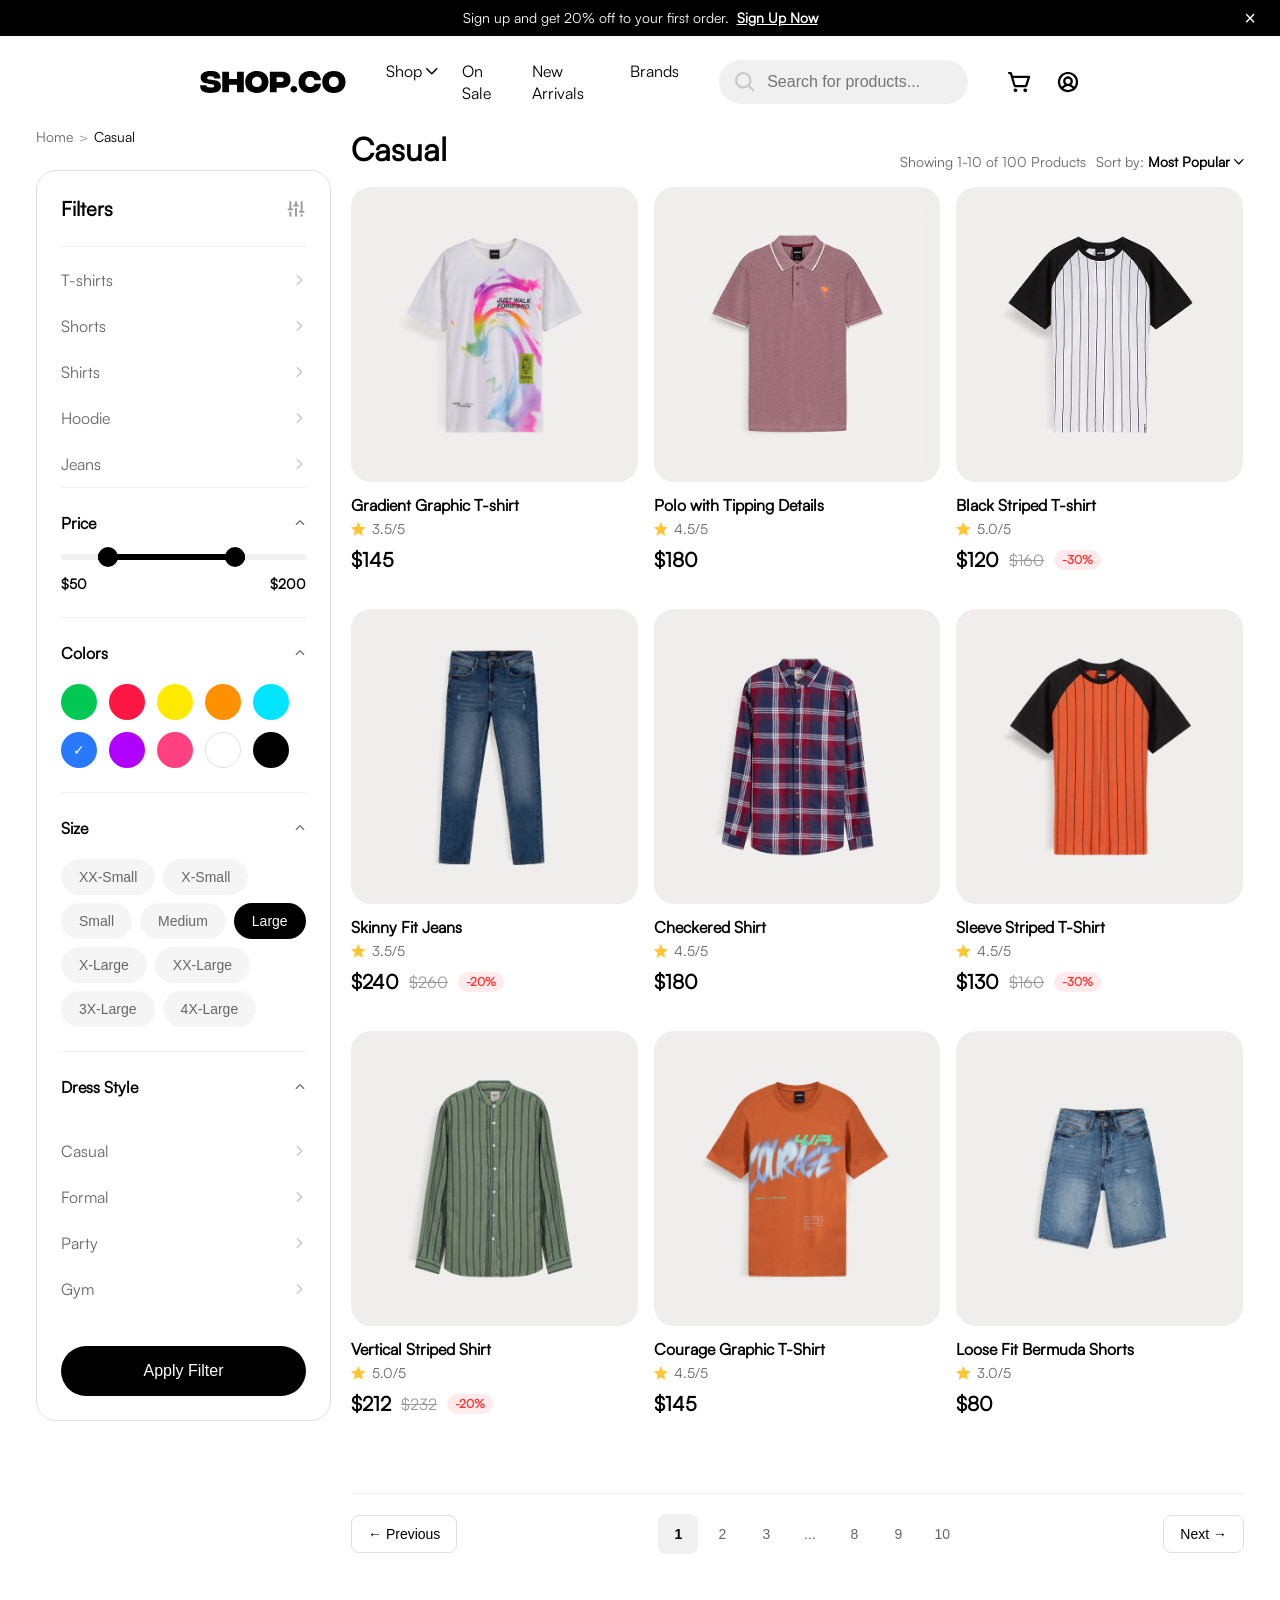
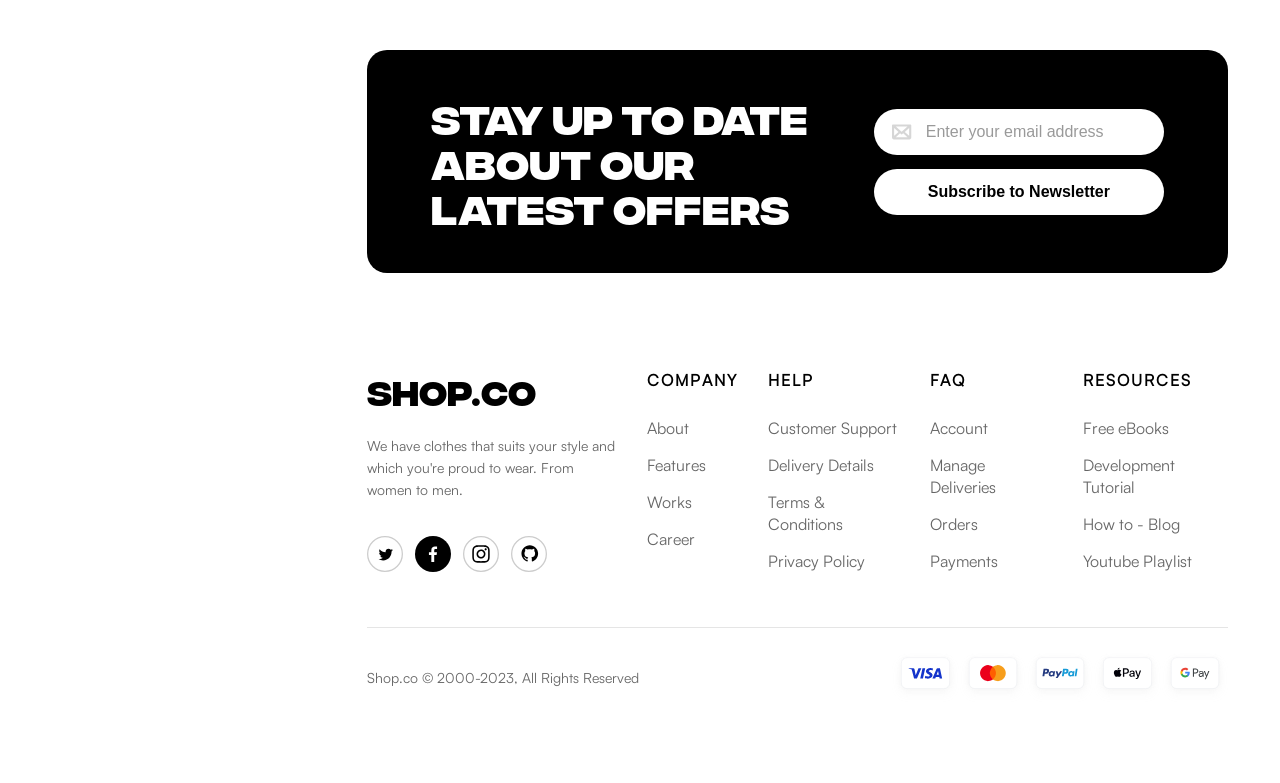
<file: public/main.html>
<!DOCTYPE html>
<html lang="en">

<head>
    <meta charset="UTF-8">
    <meta name="viewport" content="width=device-width, initial-scale=1.0">
    <title>SHOP.CO</title>
    <link rel="stylesheet" href="/styles/main.css">
    <link rel="shortcut icon" href="/img/svg/иконка-покупка.svg" type="image/x-icon">
</head>

<body>
    <div class="header-banner">
        <div class="header-banner__container">
            <p class="header-banner__text">
                Sign up and get 20% off to your first order.
                <a href="#" class="header-banner__link">Sign Up Now</a>
            </p>
            <button class="header-banner__close-btn" type="button" aria-label="Close banner">
                &times;
            </button>
        </div>
    </div>
    <header class="main-header">
        <div class="main-header__container">
            <a href="#" class="main-header__logo">
                <img src="/img/svg/иконка-логотип.svg" alt="SHOP.CO" class="main-header__logo-img" />
            </a>
            <nav class="main-header__nav">
                <ul class="main-header__nav-list">
                    <li class="main-header__nav-item">
                        <a href="main.html" class="main-header__nav-link">
                            Shop
                            <img src="/img/svg/иконка-стрелочка__вниз.svg" alt="dropdown"
                                class="main-header__arrow-icon" />
                        </a>
                    </li>
                    <li class="main-header__nav-item">
                        <a href="#" class="main-header__nav-link">On Sale</a>
                    </li>
                    <li class="main-header__nav-item">
                        <a href="#" class="main-header__nav-link">New Arrivals</a>
                    </li>
                    <li class="main-header__nav-item">
                        <a href="#" class="main-header__nav-link">Brands</a>
                    </li>
                </ul>
            </nav>
            <div class="main-header__search">
                <img src="/img/svg/иконка-лупа.svg" alt="search" class="main-header__search-icon" />
                <input type="text" class="main-header__search-input" placeholder="Search for products..." />
            </div>
            <div class="main-header__actions">
                <a href="#" class="main-header__action-link">
                    <img src="/img/svg/иконка-покупка.svg" alt="cart" />
                </a>
                <a href="#" class="main-header__action-link">
                    <img src="/img/svg/иконка-аккаунт.svg" alt="profile" />
                </a>
            </div>
        </div>
    </header>

    <div class="catalog-layout">
        <div class="catalog-sidebar">
            <nav class="breadcrumbs">
                <a href="#" class="breadcrumbs__link">Home</a>
                <p class="breadcrumbs__separator">&gt;</p>
                <p class="breadcrumbs__current">Casual</p>
            </nav>
            <div class="filters">
                <div class="filters__header">
                    <h2 class="filters__title">Filters</h2>
                    <img class="filters__icon-settings" src="/img/svg/icon-settings.svg" alt="Settings">
                </div>
                <ul class="filters__categories">
                    <li class="filters__category-item">
                        <p class="filters__category-name">T-shirts</p><img class="filters__arrow-img"
                            src="/img/svg/иконка-стрелочка__вправо.svg" alt="Open">
                    </li>
                    <li class="filters__category-item">
                        <p class="filters__category-name">Shorts</p><img class="filters__arrow-img"
                            src="/img/svg/иконка-стрелочка__вправо.svg" alt="Open">
                    </li>
                    <li class="filters__category-item">
                        <p class="filters__category-name">Shirts</p><img class="filters__arrow-img"
                            src="/img/svg/иконка-стрелочка__вправо.svg" alt="Open">
                    </li>
                    <li class="filters__category-item">
                        <p class="filters__category-name">Hoodie</p><img class="filters__arrow-img"
                            src="/img/svg/иконка-стрелочка__вправо.svg" alt="Open">
                    </li>
                    <li class="filters__category-item">
                        <p class="filters__category-name">Jeans</p><img class="filters__arrow-img"
                            src="/img/svg/иконка-стрелочка__вправо.svg" alt="Open">
                    </li>
                </ul>
                <div class="filters__section">
                    <div class="filters__section-header">
                        <p class="filters__section-title">Price</p>
                        <img class="filters__toggle-img" src="/img/svg/иконка-стрелочка__верх.svg" alt="Toggle">
                    </div>
                    <div class="filters__price-slider">
                        <div class="filters__slider-line"></div>
                        <div class="filters__slider-fill"></div>
                        <div class="filters__slider-handle filters__slider-handle--left"></div>
                        <div class="filters__slider-handle filters__slider-handle--right"></div>
                    </div>
                    <div class="filters__price-labels">
                        <p class="filters__price-value">$50</p>
                        <p class="filters__price-value">$200</p>
                    </div>
                </div>
                <div class="filters__section">
                    <div class="filters__section-header">
                        <p class="filters__section-title">Colors</p>
                        <img class="filters__toggle-img" src="/img/svg/иконка-стрелочка__верх.svg" alt="Toggle">
                    </div>
                    <div class="filters__colors-grid">
                        <button class="filters__color-circle" style="background-color: #00c853;" type="button"></button>
                        <button class="filters__color-circle" style="background-color: #ff1744;" type="button"></button>
                        <button class="filters__color-circle" style="background-color: #ffea00;" type="button"></button>
                        <button class="filters__color-circle" style="background-color: #ff9100;" type="button"></button>
                        <button class="filters__color-circle" style="background-color: #00e5ff;" type="button"></button>
                        <button class="filters__color-circle filters__color-circle--selected"
                            style="background-color: #2979ff;" type="button"></button>
                        <button class="filters__color-circle" style="background-color: #b000ff;" type="button"></button>
                        <button class="filters__color-circle" style="background-color: #ff4081;" type="button"></button>
                        <button class="filters__color-circle"
                            style="background-color: #ffffff; border: 1px solid #e0e0e0;" type="button"></button>
                        <button class="filters__color-circle" style="background-color: #000000;" type="button"></button>
                    </div>
                </div>
                <div class="filters__section">
                    <div class="filters__section-header">
                        <p class="filters__section-title">Size</p>
                        <img class="filters__toggle-img" src="/img/svg/иконка-стрелочка__верх.svg" alt="Toggle">
                    </div>
                    <div class="filters__sizes-grid">
                        <button class="filters__size-button" type="button">XX-Small</button>
                        <button class="filters__size-button" type="button">X-Small</button>
                        <button class="filters__size-button" type="button">Small</button>
                        <button class="filters__size-button" type="button">Medium</button>
                        <button class="filters__size-button filters__size-button--active" type="button">Large</button>
                        <button class="filters__size-button" type="button">X-Large</button>
                        <button class="filters__size-button" type="button">XX-Large</button>
                        <button class="filters__size-button" type="button">3X-Large</button>
                        <button class="filters__size-button" type="button">4X-Large</button>
                    </div>
                </div>
                <div class="filters__section">
                    <div class="filters__section-header">
                        <p class="filters__section-title">Dress Style</p>
                        <img class="filters__toggle-img" src="/img/svg/иконка-стрелочка__верх.svg" alt="Toggle">
                    </div>
                    <ul class="filters__categories">
                        <li class="filters__category-item">
                            <p class="filters__category-name">Casual</p><img class="filters__arrow-img"
                                src="/img/svg/иконка-стрелочка__вправо.svg" alt="Open">
                        </li>
                        <li class="filters__category-item">
                            <p class="filters__category-name">Formal</p><img class="filters__arrow-img"
                                src="/img/svg/иконка-стрелочка__вправо.svg" alt="Open">
                        </li>
                        <li class="filters__category-item">
                            <p class="filters__category-name">Party</p><img class="filters__arrow-img"
                                src="/img/svg/иконка-стрелочка__вправо.svg" alt="Open">
                        </li>
                        <li class="filters__category-item">
                            <p class="filters__category-name">Gym</p><img class="filters__arrow-img"
                                src="/img/svg/иконка-стрелочка__вправо.svg" alt="Open">
                        </li>
                    </ul>
                </div>
                <button class="filters__apply-btn" type="button">Apply Filter</button>
            </div>
        </div>
        <div class="catalog-content">
            <div class="catalog-content__header">
                <h1 class="catalog-content__title">Casual</h1>
                <div class="catalog-content__sorting">
                    <p class="catalog-content__count">Showing 1-10 of 100 Products</p>
                    <div class="catalog-content__sort-by">
                        <p class="catalog-content__sort-label">Sort by:</p>
                        <p class="catalog-content__sort-current">Most Popular</p>
                        <img class="catalog-content__sort-arrow" src="/img/svg/иконка-стрелочка__вниз.svg" alt="Open">
                    </div>
                </div>
            </div>
            <div class="products-grid">
                <article class="product-card">
                    <div class="product-card__image-box"><img class="product-card__img"
                            src="/img/png/футболка-градиент.png" alt="Cloth"></div>
                    <h3 class="product-card__title">Gradient Graphic T-shirt</h3>
                    <div class="product-card__rating"><img class="product-card__stars-img"
                            src="/img/svg/star-filled.svg" alt="Stars">
                        <p class="product-card__rating-text">3.5/5</p>
                    </div>
                    <div class="product-card__price-box">
                        <p class="product-card__price">$145</p>
                    </div>
                </article>
                <article class="product-card">
                    <div class="product-card__image-box"><img class="product-card__img" src="/img/png/одежда-поло.png"
                            alt="Cloth"></div>
                    <h3 class="product-card__title">Polo with Tipping Details</h3>
                    <div class="product-card__rating"><img class="product-card__stars-img"
                            src="/img/svg/star-filled.svg" alt="Stars">
                        <p class="product-card__rating-text">4.5/5</p>
                    </div>
                    <div class="product-card__price-box">
                        <p class="product-card__price">$180</p>
                    </div>
                </article>
                <article class="product-card">
                    <div class="product-card__image-box"><img class="product-card__img"
                            src="/img/png/одежда-черная-полоска.png" alt="Cloth"></div>
                    <h3 class="product-card__title">Black Striped T-shirt</h3>
                    <div class="product-card__rating"><img class="product-card__stars-img"
                            src="/img/svg/star-filled.svg" alt="Stars">
                        <p class="product-card__rating-text">5.0/5</p>
                    </div>
                    <div class="product-card__price-box">
                        <p class="product-card__price">$120</p>
                        <p class="product-card__price-old">$160</p>
                        <p class="product-card__discount">-30%</p>
                    </div>
                </article>
                <article class="product-card">
                    <div class="product-card__image-box"><img class="product-card__img" src="/img/png/одежда-джинсы.png"
                            alt="Cloth"></div>
                    <h3 class="product-card__title">Skinny Fit Jeans</h3>
                    <div class="product-card__rating"><img class="product-card__stars-img"
                            src="/img/svg/star-filled.svg" alt="Stars">
                        <p class="product-card__rating-text">3.5/5</p>
                    </div>
                    <div class="product-card__price-box">
                        <p class="product-card__price">$240</p>
                        <p class="product-card__price-old">$260</p>
                        <p class="product-card__discount">-20%</p>
                    </div>
                </article>
                <article class="product-card">
                    <div class="product-card__image-box"><img class="product-card__img"
                            src="/img/png/одежда-рубашка-клетка.png" alt="Cloth"></div>
                    <h3 class="product-card__title">Checkered Shirt</h3>
                    <div class="product-card__rating"><img class="product-card__stars-img"
                            src="/img/svg/star-filled.svg" alt="Stars">
                        <p class="product-card__rating-text">4.5/5</p>
                    </div>
                    <div class="product-card__price-box">
                        <p class="product-card__price">$180</p>
                    </div>
                </article>
                <article class="product-card">
                    <div class="product-card__image-box"><img class="product-card__img"
                            src="/img/png/одежда-оранжвеая-полоска.png" alt="Cloth"></div>
                    <h3 class="product-card__title">Sleeve Striped T-Shirt</h3>
                    <div class="product-card__rating"><img class="product-card__stars-img"
                            src="/img/svg/star-filled.svg" alt="Stars">
                        <p class="product-card__rating-text">4.5/5</p>
                    </div>
                    <div class="product-card__price-box">
                        <p class="product-card__price">$130</p>
                        <p class="product-card__price-old">$160</p>
                        <p class="product-card__discount">-30%</p>
                    </div>
                </article>
                <article class="product-card">
                    <div class="product-card__image-box"><img class="product-card__img"
                            src="/img/png/одежда-зеленая-рубашка.png" alt="Cloth"></div>
                    <h3 class="product-card__title">Vertical Striped Shirt</h3>
                    <div class="product-card__rating"><img class="product-card__stars-img"
                            src="/img/svg/star-filled.svg" alt="Stars">
                        <p class="product-card__rating-text">5.0/5</p>
                    </div>
                    <div class="product-card__price-box">
                        <p class="product-card__price">$212</p>
                        <p class="product-card__price-old">$232</p>
                        <p class="product-card__discount">-20%</p>
                    </div>
                </article>
                <article class="product-card">
                    <div class="product-card__image-box"><img class="product-card__img"
                            src="/img/png/одежда-футболка-оранжевая.png" alt="Cloth"></div>
                    <h3 class="product-card__title">Courage Graphic T-Shirt</h3>
                    <div class="product-card__rating"><img class="product-card__stars-img"
                            src="/img/svg/star-filled.svg" alt="Stars">
                        <p class="product-card__rating-text">4.5/5</p>
                    </div>
                    <div class="product-card__price-box">
                        <p class="product-card__price">$145</p>
                    </div>
                </article>
                <article class="product-card">
                    <div class="product-card__image-box"><img class="product-card__img" src="/img/png/одежда-шорты.png"
                            alt="Cloth"></div>
                    <h3 class="product-card__title">Loose Fit Bermuda Shorts</h3>
                    <div class="product-card__rating"><img class="product-card__stars-img"
                            src="/img/svg/star-filled.svg" alt="Stars">
                        <p class="product-card__rating-text">3.0/5</p>
                    </div>
                    <div class="product-card__price-box">
                        <p class="product-card__price">$80</p>
                    </div>
                </article>
                <div class="pagination">
                    <button class="pagination__arrow-btn" type="button">
                        &larr; Previous
                    </button>

                    <div class="pagination__pages-list">
                        <button class="pagination__page-item pagination__page-item--active" type="button">1</button>
                        <button class="pagination__page-item" type="button">2</button>
                        <button class="pagination__page-item" type="button">3</button>
                        <p class="pagination__dots">...</p>
                        <button class="pagination__page-item" type="button">8</button>
                        <button class="pagination__page-item" type="button">9</button>
                        <button class="pagination__page-item" type="button">10</button>
                    </div>

                    <button class="pagination__arrow-btn" type="button">
                        Next &rarr;
                    </button>
                </div>
                <section class="subscribe-banner">
                    <div class="subscribe-banner__container">
                        <h2 class="subscribe-banner__title">STAY UP TO DATE ABOUT OUR LATEST OFFERS</h2>
                        <div class="subscribe-banner__form-block">
                            <div class="subscribe-banner__input-wrapper">
                                <img src="/img/svg/icon-email.svg" alt="email" class="subscribe-banner__icon">
                                <input type="email" placeholder="Enter your email address"
                                    class="subscribe-banner__input">
                            </div>
                            <button type="button" class="subscribe-banner__btn">Subscribe to Newsletter</button>
                        </div>
                    </div>
                </section>
                <footer class="main-footer">
                    <div class="main-footer__container">
                        <div class="main-footer__top">
                            <div class="main-footer__brand-col">
                                <h3 class="main-footer__logo">SHOP.CO</h3>
                                <p class="main-footer__description">
                                    We have clothes that suits your style and which you're proud to wear. From women to
                                    men.
                                </p>
                                <div class="main-footer__socials">
                                    <a href="#" class="main-footer__social-link"><img src="/img/svg/icon-twitter.svg"
                                            alt="twitter"></a>
                                    <a href="#" class="main-footer__social-link"><img src="/img/svg/icon-facebook.svg"
                                            alt="facebook"></a>
                                    <a href="#" class="main-footer__social-link"><img src="/img/svg/icon-instagram.svg"
                                            alt="instagram"></a>
                                    <a href="#" class="main-footer__social-link"><img src="/img/svg/icon-github.svg"
                                            alt="gitHub"></a>
                                </div>
                            </div>
                            <div class="main-footer__menu-col">
                                <h4 class="main-footer__menu-title">COMPANY</h4>
                                <ul class="main-footer__menu-list">
                                    <li><a href="#">About</a></li>
                                    <li><a href="#">Features</a></li>
                                    <li><a href="#">Works</a></li>
                                    <li><a href="#">Career</a></li>
                                </ul>
                            </div>
                            <div class="main-footer__menu-col">
                                <h4 class="main-footer__menu-title">HELP</h4>
                                <ul class="main-footer__menu-list">
                                    <li><a href="#">Customer Support</a></li>
                                    <li><a href="#">Delivery Details</a></li>
                                    <li><a href="#">Terms & Conditions</a></li>
                                    <li><a href="#">Privacy Policy</a></li>
                                </ul>
                            </div>
                            <div class="main-footer__menu-col">
                                <h4 class="main-footer__menu-title">FAQ</h4>
                                <ul class="main-footer__menu-list">
                                    <li><a href="#">Account</a></li>
                                    <li><a href="#">Manage Deliveries</a></li>
                                    <li><a href="#">Orders</a></li>
                                    <li><a href="#">Payments</a></li>
                                </ul>
                            </div>
                            <div class="main-footer__menu-col">
                                <h4 class="main-footer__menu-title">RESOURCES</h4>
                                <ul class="main-footer__menu-list">
                                    <li><a href="#">Free eBooks</a></li>
                                    <li><a href="#">Development Tutorial</a></li>
                                    <li><a href="#">How to - Blog</a></li>
                                    <li><a href="#">Youtube Playlist</a></li>
                                </ul>
                            </div>
                        </div>

                        <hr class="main-footer__divider">

                        <div class="main-footer__bottom">
                            <p class="main-footer__copyright">Shop.co © 2000-2023, All Rights Reserved</p>
                            <div class="main-footer__payments">
                                <img src="/img/svg/icon-visa.svg" alt="visa">
                                <img src="/img/svg/icon-mastercard.svg" alt="mastercard">
                                <img src="/img/svg/icon-paypal.svg" alt="paypal">
                                <img src="/img/svg/icon-apay.svg" alt="apple pay">
                                <img src="/img/svg/icon-gpay.svg" alt="google pay">
                            </div>
                        </div>
                    </div>
                </footer>
            </div>
</body>

</html>
</file>
<file: styles/style.css>
* {
  margin: 0;
  padding: 0;
  box-sizing: border-box;
}

@font-face {
  font-family: satoshi;
  src: url(/fonts/satoshi/Satoshi-Regular.otf);
}

@font-face {
  font-family: integralcf;
  src: url(/fonts/integralcf/integral-cf-bold.otf);
}

body {
  font-family: "satoshi", sans-serif;
  background-color: #ffffff;
}

footer {
  font-family: "satoshi", sans-serif;
  background-color: #ffffff;
}

.header-banner {
  background-color: #000000;
  color: #ffffff;
  padding: 9px 0;
  width: 100%;
}

.header-banner__container {
  width: 100%;
  padding: 0 24px;
  position: relative;
  display: flex;
  justify-content: center;
  align-items: center;
}

.header-banner__text {
  font-size: 14px;
  text-align: center;
  font-weight: 400;
}

.header-banner__link {
  color: #ffffff;
  font-weight: 700;
  text-decoration: underline;
  margin-left: 4px;
  cursor: pointer;
}

.header-banner__close-btn {
  position: absolute;
  right: 24px;
  background: none;
  border: none;
  color: #ffffff;
  font-size: 20px;
  cursor: pointer;
  display: flex;
  align-items: center;
}

.main-header {
  background-color: #ffffff;
  width: 100%;
  padding: 24px 0;
}

.main-header__container {
  max-width: 100%;
  margin: 0 auto;
  padding: 0 200px;
  display: flex;
  justify-content: flex-start;
  align-items: center;
  gap: 40px;
}

.main-header__logo-img {
  height: 22px;
  display: block;
  cursor: pointer;
}

.main-header__nav-list {
  display: flex;
  list-style: none;
  gap: 24px;
}

.main-header__nav-link {
  color: #000000;
  text-decoration: none;
  font-size: 16px;
  font-weight: 400;
  display: flex;
  align-items: center;
  cursor: pointer;
}

.main-header__arrow-icon {
  width: 12px;
  height: auto;
  margin-left: 4px;
  display: inline-block;
  vertical-align: middle;
}

.main-header__search {
  background-color: #f0f0f0;
  border-radius: 62px;
  padding: 12px 16px;
  display: flex;
  align-items: center;
  gap: 12px;
  flex-grow: 1;
  max-width: 700px;
  margin-left: auto;
}

.main-header__search-icon {
  width: 20px;
  height: 20px;
  opacity: 0.4;
}

.main-header__search-input {
  border: none;
  background: transparent;
  width: 100%;
  font-size: 16px;
  outline: none;
}

.main-header__actions {
  display: flex;
  gap: 24px;
  align-items: center;
  margin-left: auto;
}

.main-header__action-link img {
  width: 24px;
  height: 24px;
  display: block;
  cursor: pointer;
}

.hero-banner {
  background-color: #f2f0f1;
  width: 100%;
  position: relative;
  overflow: hidden;
}

.hero-banner__container {
  max-width: 100%;
  margin: 0 auto;
  padding: 0 200px;
  display: flex;
  justify-content: flex-start;
}

.hero-banner__content {
  max-width: 550px;
  padding-top: 100px;
  padding-bottom: 110px;
  position: relative;
  z-index: 5;
}

.hero-banner__title {
  font-size: 64px;
  font-family: integralcf;
  font-weight: 900;
  line-height: 1;
  color: #000000;
  margin-bottom: 32px;
}

.hero-banner__subtitle {
  font-size: 16px;
  line-height: 1.5;
  color: #000000;
  opacity: 0.6;
  margin-bottom: 48px;
}

.hero-banner__button {
  display: inline-block;
  background-color: #000000;
  color: #ffffff;
  text-decoration: none;
  padding: 16px 54px;
  border-radius: 62px;
  font-size: 16px;
  font-weight: 500;
  margin-bottom: 80px;
  cursor: pointer;
}

.hero-banner__stats {
  display: flex;
  align-items: center;
  gap: 32px;
}

.hero-banner__stat-item {
  display: flex;
  flex-direction: column;
  gap: 4px;
  min-width: max-content;
}

.hero-banner__stat-number {
  font-size: 40px;
  font-weight: 700;
  color: #000000;
}

.hero-banner__stat-desc {
  font-size: 15px;
  color: #000000;
  opacity: 0.6;
  white-space: nowrap;
}

.hero-banner__stat-divider {
  width: 1px;
  height: 74px;
  background-color: #000000;
  opacity: 0.1;
  flex-shrink: 0;
}

.hero-banner__media {
  position: absolute;
  top: 0;
  bottom: 0;
  right: 200px;
  width: 650px;
  display: flex;
  align-items: flex-end;
  justify-content: flex-end;
}

.hero-banner__models-img {
  width: auto;
  height: 100%;
  margin-left: -220px;
  object-fit: contain;
  display: block;
}

.hero-banner__star {
  position: absolute;
  z-index: 6;
}

.hero-banner__star--small {
  width: 56px;
  height: 56px;
  left: 875px;
  top: 46%;
}

.hero-banner__star--large {
  width: 104px;
  height: 104px;
  right: 10px;
  top: 70px;
}

.brands-bar {
  background-color: #000000;
  width: 100%;
  padding: 44px 0;
}

.brands-bar__container {
  max-width: 100%;
  margin: 0 auto;
  padding: 0 200px;
  display: flex;
  justify-content: space-between;
  align-items: center;
}

.brands-bar__logo {
  height: 34px;
  width: auto;
  display: block;
}

.products-section {
  width: 100%;
  background-color: #ffffff;
  padding-top: 72px;
  padding-bottom: 80px;
}

.products-section__container {
  width: 100%;
  max-width: 100%;
  margin: 0 auto;
  padding: 0 200px;
}

.products-section__title {
  font-size: 48px;
  font-family: integralcf;
  font-weight: 900;
  text-align: center;
  color: #000000;
  margin-bottom: 55px;
}

.products-section__grid {
  display: flex;
  justify-content: space-between;
  gap: 20px;
  margin-bottom: 40px;
  width: 100%;
}

.product-card {
  flex: 1;
  display: flex;
  flex-direction: column;
}

.product-card__image-wrapper {
  background-color: #f0eeed;
  border-radius: 20px;
  width: 100%;
  height: 300px;
  display: flex;
  justify-content: center;
  align-items: center;
  overflow: hidden;
  margin-bottom: 16px;
  cursor: pointer;
}

.product-card__img {
  max-width: 100%;
  max-height: 100%;
  object-fit: contain;
}

.product-card__name {
  font-size: 20px;
  font-weight: 700;
  color: #000000;
  margin-bottom: 8px;
}

.product-card__rating {
  display: flex;
  align-items: center;
  gap: 8px;
  margin-bottom: 8px;
}

.product-card__stars {
  display: flex;
  gap: 4px;
}

.product-card__stars img {
  width: 18px;
  height: 18px;
}

.product-card__rating-text {
  font-size: 14px;
  font-weight: 400;
  color: #000000;
}

.product-card__price-box {
  display: flex;
  align-items: center;
  gap: 10px;
}

.product-card__price {
  font-size: 24px;
  font-weight: 700;
  color: #000000;
}

.product-card__price-old {
  font-size: 24px;
  font-weight: 700;
  color: #000000;
  opacity: 0.4;
  text-decoration: line-through;
}

.product-card__discount {
  font-size: 12px;
  font-weight: 500;
  color: #ff3333;
  background-color: #ffe3e3;
  padding: 6px 14px;
  border-radius: 62px;
}

.products-section__btn-wrapper {
  display: flex;
  justify-content: center;
  margin-top: 36px;
}

.products-section__view-all {
  display: inline-block;
  padding: 16px 80px;
  border: 1px solid rgba(0, 0, 0, 0.1);
  border-radius: 62px;
  color: #000000;
  font-size: 16px;
  font-weight: 500;
  text-decoration: none;
  transition: background-color 0.2s ease;
  cursor: pointer;
}

.section-divider {
  border: none;
  height: 1px;
  background-color: #000000;
  opacity: 0.1;
  margin: 0 200px;
}

.hr-line {
  opacity: 0.1;
  width: 1490px;
  margin: 0 auto;
}

.dress-style-section {
  background-color: #f0f0f0;
  border-radius: 40px;
  padding: 70px 64px;
  max-width: 1200px;
  margin: 0 auto;
}

.section-title {
  text-align: center;
  font-size: 48px;
  font-family: integralcf;
  font-weight: bold;
  text-transform: uppercase;
  margin-bottom: 64px;
  color: #000000;
}

.style-grid {
  display: flex;
  flex-wrap: wrap;
  gap: 20px;
}

.style-card {
  position: relative;
  background-color: #ffffff;
  border-radius: 20px;
  height: 289px;
  overflow: hidden;
  box-sizing: border-box;
  cursor: pointer;
}

.card-small {
  flex: 1 1 calc(35% - 20px);
}

.card-large {
  flex: 1 1 calc(65% - 20px);
}

.section-reviews {
  max-width: 1240px;
  margin: 80px auto 0 auto;
  padding: 0 16px;
  box-sizing: border-box;
}

.section-reviews__header {
  display: flex;
  gap: 6px;
  justify-content: space-between;
  align-items: center;
  width: 100%;
  box-sizing: border-box;
  margin-bottom: 40px;
}

.section-reviews__title {
  font-size: 48px;
  font-weight: 900;
  font-family: integralcf;
  text-transform: uppercase;
  margin: 0;
  color: #000000;
}

.slider-arrows {
  display: flex;
  flex-direction: row;
  gap: 6px;
  align-items: center;
}

.slider-arrows__btn {
  background: transparent;
  border: none;
  cursor: pointer;
  padding: 0;
  display: flex;
  align-items: center;
  justify-content: center;
  width: 24px;
  height: 24px;
}

.slider-arrows__btn img {
  width: 100%;
  height: 100%;
  object-fit: contain;
}

.customers-slider {
  display: flex;
  gap: 20px;
  overflow-x: auto;
  scroll-behavior: smooth;
  padding: 10px 0;
  -ms-overflow-style: none;
  scrollbar-width: none;
}

.container-slider {
  position: relative;
  width: 100%;
  overflow: hidden;
  -webkit-mask-image: linear-gradient(
    to right,
    transparent 0%,
    #000000 8%,
    #000000 92%,
    transparent 100%
  );
  mask-image: linear-gradient(
    to right,
    transparent 0%,
    #000000 8%,
    #000000 92%,
    transparent 100%
  );
}

.testimonial-card {
  flex: 0 0 calc(33.333% - 14px);
  background-color: #ffffff;
  border: 1px solid rgba(0, 0, 0, 0.1);
  border-radius: 20px;
  padding: 28px 32px;
  box-sizing: border-box;
}

.container-stars {
  display: flex;
  gap: 6px;
  margin-bottom: 12px;
}

.star-img {
  width: 22px;
  height: 22px;
  object-fit: contain;
}

.customer-name {
  font-size: 20px;
  font-weight: bold;
  color: #000000;
  margin-bottom: 12px;
  display: flex;
  align-items: center;
  gap: 8px;
}

.verified-img {
  width: 20px;
  height: 20px;
  object-fit: contain;
}

.testimonial-text {
  font-size: 16px;
  line-height: 22px;
  color: rgba(0, 0, 0, 0.6);
  margin: 0;
}

.subscribe-banner {
  max-width: 1240px;
  margin: 80px auto;
  padding: 0 16px;
  box-sizing: border-box;
  position: relative;
  z-index: 2;
}

.subscribe-banner__container {
  background-color: #000000;
  border-radius: 20px;
  padding: 44px 64px;
  display: flex;
  justify-content: space-between;
  align-items: center;
  gap: 40px;
  box-sizing: border-box;
}

.subscribe-banner__title {
  color: #ffffff;
  font-family: "integralcf", sans-serif;
  font-size: 40px;
  font-weight: 900;
  line-height: 45px;
  margin: 0;
  text-transform: uppercase;
  max-width: 560px;
}

.subscribe-banner__form-block {
  display: flex;
  flex-direction: column;
  gap: 14px;
  width: 100%;
  max-width: 350px;
}

.subscribe-banner__input-wrapper {
  position: relative;
  display: flex;
  align-items: center;
  width: 100%;
}

.subscribe-banner__icon {
  position: absolute;
  left: 18px;
  width: 20px;
  height: 16px;
  opacity: 0.4;
}

.subscribe-banner__input {
  width: 100%;
  padding: 14px 16px 14px 52px;
  border-radius: 62px;
  border: none;
  font-size: 16px;
  outline: none;
  background-color: #ffffff;
  color: #000000;
  box-sizing: border-box;
}

.subscribe-banner__input::placeholder {
  color: rgba(0, 0, 0, 0.4);
}

.subscribe-banner__btn {
  width: 100%;
  padding: 14px 16px;
  border-radius: 62px;
  border: none;
  background-color: #ffffff;
  color: #000000;
  font-size: 16px;
  font-weight: 700;
  cursor: pointer;
  display: flex;
  align-items: center;
  justify-content: center;
  text-align: center;
  box-sizing: border-box;
}

.main-footer {
  background-color: #F0F0F0;
  margin-top: -180px;
  padding: 180px 0 80px 0;
  width: 100%;
  box-sizing: border-box;
  position: relative;
  z-index: 1;
}

.main-footer__container {
  max-width: 1240px;
  margin: 0 auto;
  padding: 0 16px;
  box-sizing: border-box;
}

.main-footer__top {
  display: flex;
  justify-content: space-between;
  gap: 30px;
  margin-bottom: 50px;
}

.main-footer__brand-col {
  max-width: 250px;
}

.main-footer__logo {
  font-family: "integralcf", sans-serif;
  font-size: 34px;
  font-weight: 900;
  margin: 0 0 25px 0;
  color: #000000;
  cursor: pointer;
}

.main-footer__description {
  font-size: 14px;
  line-height: 22px;
  color: rgba(0, 0, 0, 0.6);
  margin: 0 0 35px 0;
}

.main-footer__socials {
  display: flex;
  gap: 12px;
}

.main-footer__social-link img {
  width: 36px;
  height: 36px;
}

.main-footer__menu-col {
  display: flex;
  flex-direction: column;
}

.main-footer__menu-title {
  font-size: 16px;
  font-weight: 700;
  letter-spacing: 2px;
  margin: 0 0 26px 0;
  color: #000000;
  text-transform: uppercase;
}

.main-footer__menu-list {
  list-style: none;
  padding: 0;
  margin: 0;
  display: flex;
  flex-direction: column;
  gap: 15px;
}

.main-footer__menu-list a {
  text-decoration: none;
  font-size: 16px;
  color: rgba(0, 0, 0, 0.6);
  transition: color 0.2s ease;
}

.main-footer__divider {
  border: none;
  border-top: 1px solid rgba(0, 0, 0, 0.1);
  margin: 0 0 25px 0;
}

.main-footer__bottom {
  display: flex;
  justify-content: space-between;
  align-items: center;
}

.main-footer__copyright {
  font-size: 14px;
  color: rgba(0, 0, 0, 0.6);
  margin: 0;
}

.main-footer__payments {
  display: flex;
  gap: 1px;
  cursor: pointer;
}

.main-footer__payments img {
  height: 50px;
}
</file>
<file: styles/main.css>
* {
    margin: 0;
    padding: 0;
    box-sizing: border-box;
}

@font-face {
    font-family: satoshi;
    src: url(/fonts/satoshi/Satoshi-Regular.otf);
}

@font-face {
    font-family: integralcf;
    src: url(/fonts/integralcf/integral-cf-bold.otf);
}

body {
    font-family: "satoshi", sans-serif;
    background-color: #ffffff;
}

footer {
    font-family: "satoshi", sans-serif;
    background-color: #ffffff;
}

.header-banner {
    background-color: #000000;
    color: #ffffff;
    padding: 9px 0;
    width: 100%;
}

.header-banner__container {
    width: 100%;
    padding: 0 24px;
    position: relative;
    display: flex;
    justify-content: center;
    align-items: center;
}

.header-banner__text {
    font-size: 14px;
    text-align: center;
    font-weight: 400;
}

.header-banner__link {
    color: #ffffff;
    font-weight: 700;
    text-decoration: underline;
    margin-left: 4px;
    cursor: pointer;
}

.header-banner__close-btn {
    position: absolute;
    right: 24px;
    background: none;
    border: none;
    color: #ffffff;
    font-size: 20px;
    cursor: pointer;
    display: flex;
    align-items: center;
}

.main-header {
    background-color: #ffffff;
    width: 100%;
    padding: 24px 0;
}

.main-header__container {
    max-width: 100%;
    margin: 0 auto;
    padding: 0 200px;
    display: flex;
    justify-content: flex-start;
    align-items: center;
    gap: 40px;
}

.main-header__logo-img {
    height: 22px;
    display: block;
    cursor: pointer;
}

.main-header__nav-list {
    display: flex;
    list-style: none;
    gap: 24px;
}

.main-header__nav-link {
    color: #000000;
    text-decoration: none;
    font-size: 16px;
    font-weight: 400;
    display: flex;
    align-items: center;
    cursor: pointer;
}

.main-header__arrow-icon {
    width: 12px;
    height: auto;
    margin-left: 4px;
    display: inline-block;
    vertical-align: middle;
}

.main-header__search {
    background-color: #f0f0f0;
    border-radius: 62px;
    padding: 12px 16px;
    display: flex;
    align-items: center;
    gap: 12px;
    flex-grow: 1;
    max-width: 700px;
    margin-left: auto;
}

.main-header__search-icon {
    width: 20px;
    height: 20px;
    opacity: 0.4;
}

.main-header__search-input {
    border: none;
    background: transparent;
    width: 100%;
    font-size: 16px;
    outline: none;
}

.main-header__actions {
    display: flex;
    gap: 24px;
    align-items: center;
    margin-left: auto;
}

.main-header__action-link img {
    width: 24px;
    height: 24px;
    display: block;
    cursor: pointer;
}

html {
    box-sizing: border-box;
}

*,
*:before,
*:after {
    box-sizing: inherit;
}

.catalog-layout {
    width: 1240px;
    margin: 0 auto;
    padding: 0 16px;
    display: flex;
    align-items: flex-start;
    gap: 20px;
}

.catalog-sidebar {
    width: 295px;
    flex-shrink: 0;
    display: flex;
    flex-direction: column;
    align-items: flex-start;
}

.breadcrumbs {
    display: flex;
    align-items: center;
    gap: 6px;
    margin-bottom: 24px;
    font-size: 14px;
}

.breadcrumbs__link {
    color: #000000;
    text-decoration: none;
    opacity: 0.6;
}

.breadcrumbs__separator {
    color: #000000;
    opacity: 0.4;
}

.breadcrumbs__current {
    color: #000000;
    font-weight: 500;
}

.filters {
    width: 100%;
    border: 1px solid #e0e0e0;
    border-radius: 20px;
    padding: 24px;
    background-color: #ffffff;
}

.filters__header {
    display: flex;
    justify-content: space-between;
    align-items: center;
    padding-bottom: 24px;
    border-bottom: 1px solid #f0f0f0;
}

.filters__title {
    font-size: 20px;
    font-weight: bold;
    color: #000000;
}

.filters__icon-settings {
    width: 20px;
    height: 20px;
    object-fit: contain;
    cursor: pointer;
}

.filters__categories {
    list-style: none;
    padding-top: 10px;
}

.filters__category-item {
    display: flex;
    justify-content: space-between;
    align-items: center;
    padding: 12px 0;
}

.filters__category-name {
    font-size: 16px;
    color: #000000;
    opacity: 0.6;
}

.filters__arrow-img {
    width: 14px;
    height: 14px;
    object-fit: contain;
    cursor: pointer;
    opacity: 0.4;
}

.filters__section {
    border-top: 1px solid #f0f0f0;
    padding: 24px 0;
}

.filters__section-header {
    display: flex;
    justify-content: space-between;
    align-items: center;
    margin-bottom: 20px;
}

.filters__section-title {
    font-size: 16px;
    font-weight: bold;
    color: #000000;
}

.filters__toggle-img {
    width: 12px;
    height: 12px;
    object-fit: contain;
    cursor: pointer;
    opacity: 0.6;
}

.filters__price-slider {
    position: relative;
    height: 6px;
    margin-bottom: 15px;
}

.filters__slider-line {
    position: absolute;
    width: 100%;
    height: 100%;
    background-color: #f0f0f0;
    border-radius: 3px;
}

.filters__slider-fill {
    position: absolute;
    left: 15%;
    right: 25%;
    height: 100%;
    background-color: #000000;
}

.filters__slider-handle {
    position: absolute;
    top: 50%;
    width: 20px;
    height: 20px;
    background-color: #000000;
    border-radius: 50%;
    transform: translateY(-50%);
    cursor: pointer;
}

.filters__slider-handle--left {
    left: 15%;
}

.filters__slider-handle--right {
    left: auto;
    right: 25%;
}

.filters__price-labels {
    display: flex;
    justify-content: space-between;
}

.filters__price-value {
    font-size: 14px;
    font-weight: bold;
    color: #000000;
}

.filters__colors-grid {
    display: flex;
    flex-wrap: wrap;
    gap: 12px;
}

.filters__color-circle {
    width: 36px;
    height: 36px;
    border-radius: 50%;
    border: none;
    padding: 0;
    cursor: pointer;
    position: relative;
}

.filters__color-circle--selected::after {
    content: "✓";
    position: absolute;
    color: #ffffff;
    font-size: 14px;
    top: 50%;
    left: 50%;
    transform: translate(-50%, -50%);
}

.filters__sizes-grid {
    display: flex;
    flex-wrap: wrap;
    gap: 8px;
}

.filters__size-button {
    background-color: #f0f0f0;
    border: none;
    padding: 10px 18px;
    border-radius: 60px;
    font-size: 14px;
    color: #000000;
    opacity: 0.6;
    cursor: pointer;
}

.filters__size-button--active {
    background-color: #000000;
    color: #ffffff;
    opacity: 1;
}

.filters__apply-btn {
    width: 100%;
    background-color: #000000;
    color: #ffffff;
    border: none;
    padding: 16px;
    border-radius: 60px;
    font-size: 16px;
    font-weight: 500;
    cursor: pointer;
    margin-top: 10px;
}

.catalog-content {
    flex: 1;
}

.catalog-content__header {
    display: flex;
    justify-content: space-between;
    align-items: flex-end;
    margin-bottom: 16px;
    height: 43px;
}

.catalog-content__title {
    font-size: 32px;
    font-weight: bold;
    color: #000000;
}

.catalog-content__sorting {
    display: flex;
    align-items: center;
    gap: 10px;
    font-size: 14px;
    color: #666666;
}

.catalog-content__sort-by {
    display: flex;
    align-items: center;
    gap: 4px;
}

.catalog-content__sort-current {
    color: #000000;
    font-weight: bold;
}

.catalog-content__sort-arrow {
    width: 10px;
    height: 10px;
    object-fit: contain;
}

.products-grid {
    display: flex;
    flex-wrap: wrap;
    gap: 16px;
}

.product-card {
    width: calc(33.333% - 11px);
    margin-bottom: 20px;
}

.product-card__image-box {
    width: 100%;
    height: 295px;
    background-color: #f0eeed;
    border-radius: 20px;
    display: flex;
    align-items: center;
    justify-content: center;
    overflow: hidden;
    margin-bottom: 12px;
}

.product-card__img {
    max-width: 90%;
    max-height: 90%;
    object-fit: contain;
}

.product-card__title {
    font-size: 16px;
    font-weight: bold;
    color: #000000;
    margin-bottom: 4px;
}

.product-card__rating {
    display: flex;
    align-items: center;
    gap: 6px;
    margin-bottom: 8px;
}

.product-card__stars-img {
    height: 14px;
    object-fit: contain;
}

.product-card__rating-text {
    font-size: 14px;
    color: #666666;
}

.product-card__price-box {
    display: flex;
    align-items: center;
    gap: 10px;
}

.product-card__price {
    font-size: 20px;
    font-weight: bold;
    color: #000000;
}

.product-card__price-old {
    font-size: 16px;
    color: #999999;
    text-decoration: line-through;
}

.product-card__discount {
    background-color: #ffebeb;
    color: #ff3333;
    padding: 2px 8px;
    border-radius: 10px;
    font-size: 12px;
    font-weight: bold;
}

.pagination {
    width: 100%;
    display: flex;
    justify-content: space-between;
    align-items: center;
    margin-top: 40px;
    padding-top: 20px;
    border-top: 1px solid #f0f0f0;
}

.pagination__arrow-btn {
    background-color: #ffffff;
    border: 1px solid #e0e0e0;
    border-radius: 8px;
    padding: 10px 16px;
    font-size: 14px;
    font-weight: 500;
    color: #000000;
    cursor: pointer;
    display: flex;
    align-items: center;
    gap: 8px;
}

.pagination__pages-list {
    display: flex;
    align-items: center;
    gap: 4px;
}

.pagination__page-item {
    background: none;
    border: none;
    width: 40px;
    height: 40px;
    border-radius: 8px;
    font-size: 14px;
    font-weight: 500;
    color: #666666;
    cursor: pointer;
    display: flex;
    align-items: center;
    justify-content: center;
}

.pagination__page-item--active {
    background-color: #f0f0f0;
    color: #000000;
    font-weight: bold;
}

.pagination__dots {
    width: 40px;
    height: 40px;
    font-size: 14px;
    color: #666666;
    display: flex;
    align-items: center;
    justify-content: center;
}

.subscribe-banner {
    max-width: 1240px;
    margin: 80px auto;
    padding: 0 16px;
    box-sizing: border-box;
    position: relative;
    z-index: 2;
}

.subscribe-banner__container {
    background-color: #000000;
    border-radius: 20px;
    padding: 44px 64px;
    display: flex;
    justify-content: space-between;
    align-items: center;
    gap: 40px;
    box-sizing: border-box;
}

.subscribe-banner__title {
    color: #ffffff;
    font-family: "integralcf", sans-serif;
    font-size: 40px;
    font-weight: 900;
    line-height: 45px;
    margin: 0;
    text-transform: uppercase;
    max-width: 560px;
}

.subscribe-banner__form-block {
    display: flex;
    flex-direction: column;
    gap: 14px;
    width: 100%;
    max-width: 350px;
}

.subscribe-banner__input-wrapper {
    position: relative;
    display: flex;
    align-items: center;
    width: 100%;
}

.subscribe-banner__icon {
    position: absolute;
    left: 18px;
    width: 20px;
    height: 16px;
    opacity: 0.4;
}

.subscribe-banner__input {
    width: 100%;
    padding: 14px 16px 14px 52px;
    border-radius: 62px;
    border: none;
    font-size: 16px;
    outline: none;
    background-color: #ffffff;
    color: #000000;
    box-sizing: border-box;
}

.subscribe-banner__input::placeholder {
    color: rgba(0, 0, 0, 0.4);
}

.subscribe-banner__btn {
    width: 100%;
    padding: 14px 16px;
    border-radius: 62px;
    border: none;
    background-color: #ffffff;
    color: #000000;
    font-size: 16px;
    font-weight: 700;
    cursor: pointer;
    display: flex;
    align-items: center;
    justify-content: center;
    text-align: center;
    box-sizing: border-box;
}

.main-footer {
    background-color: white;
    margin-top: -180px;
    padding: 180px 0 80px 0;
    width: 100%;
    max-width: 100%;
    box-sizing: border-box;
    position: relative;
    z-index: 1;
}

.main-footer__container {
    max-width: 1240px;
    margin: 0 auto;
    padding: 0 16px;
    box-sizing: border-box;
}

.main-footer__top {
    display: flex;
    justify-content: space-between;
    gap: 30px;
    margin-bottom: 50px;
}

.main-footer__brand-col {
    max-width: 250px;
}

.main-footer__logo {
    font-family: "integralcf", sans-serif;
    font-size: 34px;
    font-weight: 900;
    margin: 0 0 25px 0;
    color: #000000;
    cursor: pointer;
}

.main-footer__description {
    font-size: 14px;
    line-height: 22px;
    color: rgba(0, 0, 0, 0.6);
    margin: 0 0 35px 0;
}

.main-footer__socials {
    display: flex;
    gap: 12px;
}

.main-footer__social-link img {
    width: 36px;
    height: 36px;
}

.main-footer__menu-col {
    display: flex;
    flex-direction: column;
}

.main-footer__menu-title {
    font-size: 16px;
    font-weight: 700;
    letter-spacing: 2px;
    margin: 0 0 26px 0;
    color: #000000;
    text-transform: uppercase;
}

.main-footer__menu-list {
    list-style: none;
    padding: 0;
    margin: 0;
    display: flex;
    flex-direction: column;
    gap: 15px;
}

.main-footer__menu-list a {
    text-decoration: none;
    font-size: 16px;
    color: rgba(0, 0, 0, 0.6);
    transition: color 0.2s ease;
}

.main-footer__divider {
    border: none;
    border-top: 1px solid rgba(0, 0, 0, 0.1);
    margin: 0 0 25px 0;
}

.main-footer__bottom {
    display: flex;
    justify-content: space-between;
    align-items: center;
}

.main-footer__copyright {
    font-size: 14px;
    color: rgba(0, 0, 0, 0.6);
    margin: 0;
}

.main-footer__payments {
    display: flex;
    gap: 1px;
    cursor: pointer;
}

.main-footer__payments img {
    height: 50px;
}
</file>
